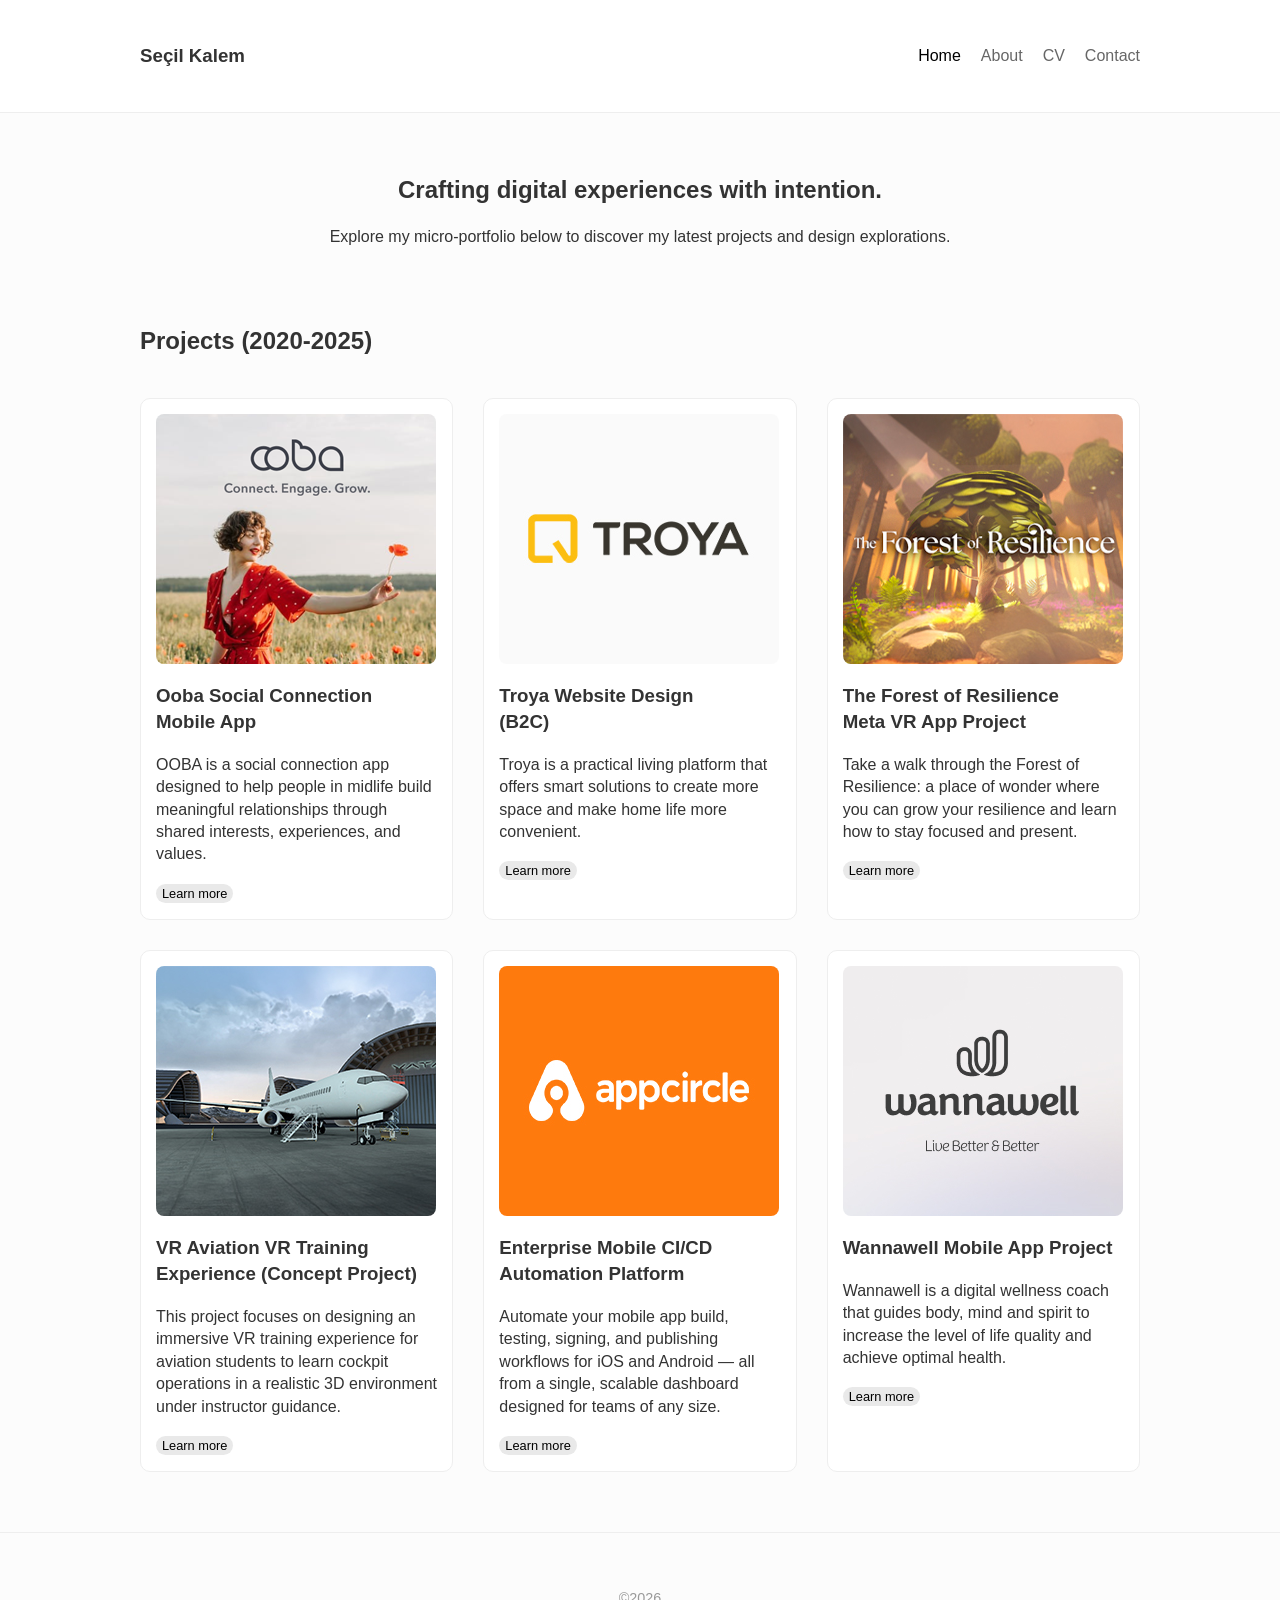
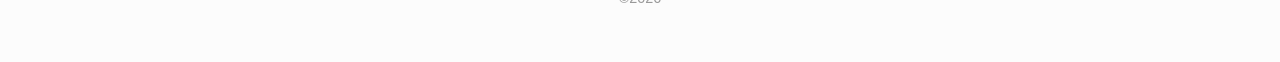
<file: index.html>
<!DOCTYPE html>
<html lang="en">
<head>
    <meta charset="UTF-8">
    <meta name="viewport" content="width=device-width, initial-scale=1.0">
    <title>Portfolio | Seçil Kalem</title>
    <link rel="stylesheet" href="style.css">
</head>
<body>

    <header>
        <nav class="container">
        <div class="logo"><h3>Seçil Kalem</h3></div>
            <ul class="nav-links">
                <li><a href="index.html" class="active">Home</a></li>
                <li><a href="about.html">About</a></li>
                <li><a href="cv.html">CV</a></li>
                <li><a href="contact.html">Contact</a></li>
            </ul>
        </nav>
    </header>

    <main class="container">
        <section class="hero">
            <h1>Crafting digital experiences with intention.</h1>
            <p>Explore my micro-portfolio below to discover my latest projects and design explorations.</p>
        </section>

        <section class="recent-projects">
            <h2>Projects (2020-2025)</h2>
            <div class="project-grid">

                <article class="project-card">
                    <div class="image-placeholder">
                     <img src="images/ooba/ooba_cover_image.png" alt="Ooba App Project"></div>
                    <h3>Ooba Social Connection <br>Mobile App</br></h3>

                    <p>OOBA is a social connection app designed to help people in midlife build meaningful relationships 
                      through shared interests, experiences, and values.</p>
                      
                      <a href="ooba.html" class="learn-more-text">Learn more</a>
               
                  </article>
                    
                <article class="project-card">
                    <div class="image-placeholder">
                     <img src="images/troya/troya_cover_image.jpg" alt="Troya Website Project"></div>

                    <h3>Troya Website Design <br>(B2C)</br></h3>
                    <p>Troya is a practical living platform that offers smart solutions to create more space and make home life more convenient.</p>
                      
                      <a href="troya.html" class="learn-more-text">Learn more</a>
               
                  </article>

                 <article class="project-card">
                    <div class="image-placeholder">
                    <img src="images/resilience/cover.jpg" alt="Resilience VR Project"></div>
                    <h3>The Forest of Resilience<br>Meta VR App Project</br></h3>
     
                    <p>Take a walk through the Forest of Resilience: a place of wonder where you can grow your resilience and learn how to stay focused and present.</p>
                        <a href="resilience.html" class="learn-more-text">Learn more</a>
                </article>


                <article class="project-card">
                    <div class="image-placeholder">
                    <img src="images/aviation/cover.jpg" alt="Vata Aviation VR Training Project"></div>
                    <h3> VR Aviation VR Training Experience (Concept Project)</h3>

                    <p>This project focuses on designing an immersive VR training experience for aviation students to learn cockpit operations in a realistic 3D environment under instructor guidance.</p>
                    <a href="aviation.html" class="learn-more-text">Learn more</a>
                </article>


                    <article class="project-card">
                    <div class="image-placeholder">
                    <img src="images/appcircle/app_cover.jpg" alt="Appcircle Web Project"></div>
                    <h3>Enterprise Mobile CI/CD Automation Platform</h3>
                     <p>Automate your mobile app build, testing, signing, and publishing workflows for iOS and Android — all from a single, scalable dashboard designed for teams of any size.</p> 

                    <a href="appcircle.html" class="learn-more-text">Learn more</a>
                </article>


                    <article class="project-card">
                    <div class="image-placeholder">
                    <img src="images/wannawell/ww_cover.jpg" alt="Wannawell"></div>
                    <h3>Wannawell Mobile App Project</h3>
                     <p>Wannawell is a digital wellness coach that guides body, mind and spirit to increase the level of life quality and achieve optimal health.</p> 

                    <a href="wannawell.html" class="learn-more-text">Learn more</a>
                </article>



            </div>
        </section>
    </main>

    <footer>
        <div class="container">
     <p>©2026</p>
        </div>
    </footer>

</body>
</html>
</file>
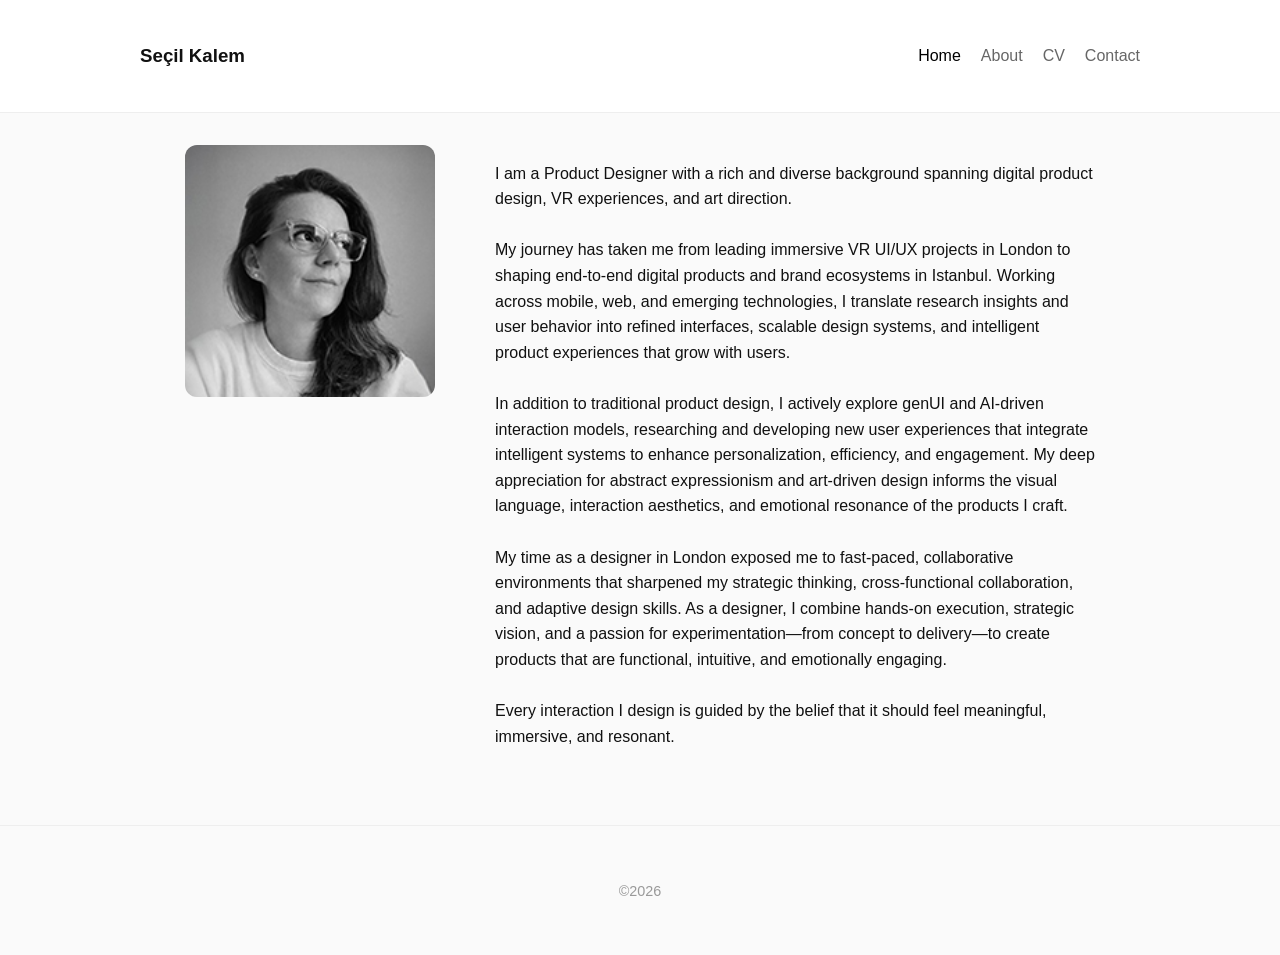
<file: about.html>
<!DOCTYPE html>
<html lang="en">
<head>
    <meta charset="UTF-8">
    <meta name="viewport" content="width=device-width, initial-scale=1.0">
    <title>Portfolio | Seçil Kalem</title>
    <link rel="stylesheet" href="style.css">
</head>
<body>

    <header>
        <nav class="container">
      <div class="logo"><h3>Seçil Kalem</h3></div>
            <ul class="nav-links">
                <li><a href="index.html" class="active">Home</a></li>
                <li><a href="about.html">About</a></li>
                <li><a href="cv.html">CV</a></li>
                <li><a href="contact.html">Contact</a></li>
            </ul>
        </nav>
    </header>

<style>
  /* Body ve html yüksekliği %100 olmalı */
  html, body {
    margin: 0;
    padding: 0;
    height: 100%;
  }

  body {
    display: flex;
    flex-direction: column;
    min-height: 100vh; /* sayfa yüksekliği kadar */
    font-family: -apple-system, BlinkMacSystemFont, "Segoe UI", Roboto, sans-serif;
    background: #fafafa;
    color: #111;
  }

  main.container {
    flex: 1; /* footer hariç kalan alanı kaplar */
  }

  @media (max-width: 768px) {
  .about-container {
    flex-direction: column;
    align-items: center;
  }

  .description {
    text-align: center;
  }
}

.about-container {
  display: flex;
  align-items: flex-start;
  gap: 30px;
}

.profile-img {
  width: 250px;
  height: auto;
  border-radius: 12px;
}

.description {
  max-width: 600px;
  line-height: 1.6;
}

/* Footer */

footer {
    text-align: center;
    padding: 40px 0;
    margin-top: 60px;
    border-top: 1px solid #eee;
    font-size: 0.9rem;
    colo
    r: #999;
}
</style>

</head>

<body>

    <p></p>

 <main class="container">

<div class="about-container">
  <img src="images/me.jpg" alt="Secil Kalem" class="profile-img">
  <p></p>
  <p class="description">
    I am a Product Designer with a rich and diverse background spanning digital product design, VR experiences, and art direction.

    <br><br>My journey has taken me from leading immersive VR UI/UX projects in London to shaping end-to-end digital products and brand ecosystems in Istanbul. 
    Working across mobile, web, and emerging technologies, I translate research insights and user behavior into refined interfaces, scalable design systems, 
    and intelligent product experiences that grow with users.

    <br><br>In addition to traditional product design, I actively explore genUI and AI-driven interaction models, researching and developing new user experiences 
    that integrate intelligent systems to enhance personalization, efficiency, and engagement. My deep appreciation for abstract expressionism and 
    art-driven design informs the visual language, interaction aesthetics, and emotional resonance of the products I craft.

    <br><br>My time as a designer in London exposed me to fast-paced, collaborative environments that sharpened my strategic thinking, 
    cross-functional collaboration, and adaptive design skills. As a designer, I combine hands-on execution, strategic vision, 
    and a passion for experimentation—from concept to delivery—to create products that are functional, intuitive, and emotionally engaging.

    <br><br>Every interaction I design is guided by the belief that it should feel meaningful, immersive, and resonant.
  </p>
</div>

</div>
</main>


    <footer>
        <div class="container">
         <p>©2026</p>
        </div>
    </footer>

</body>
</html>
</file>
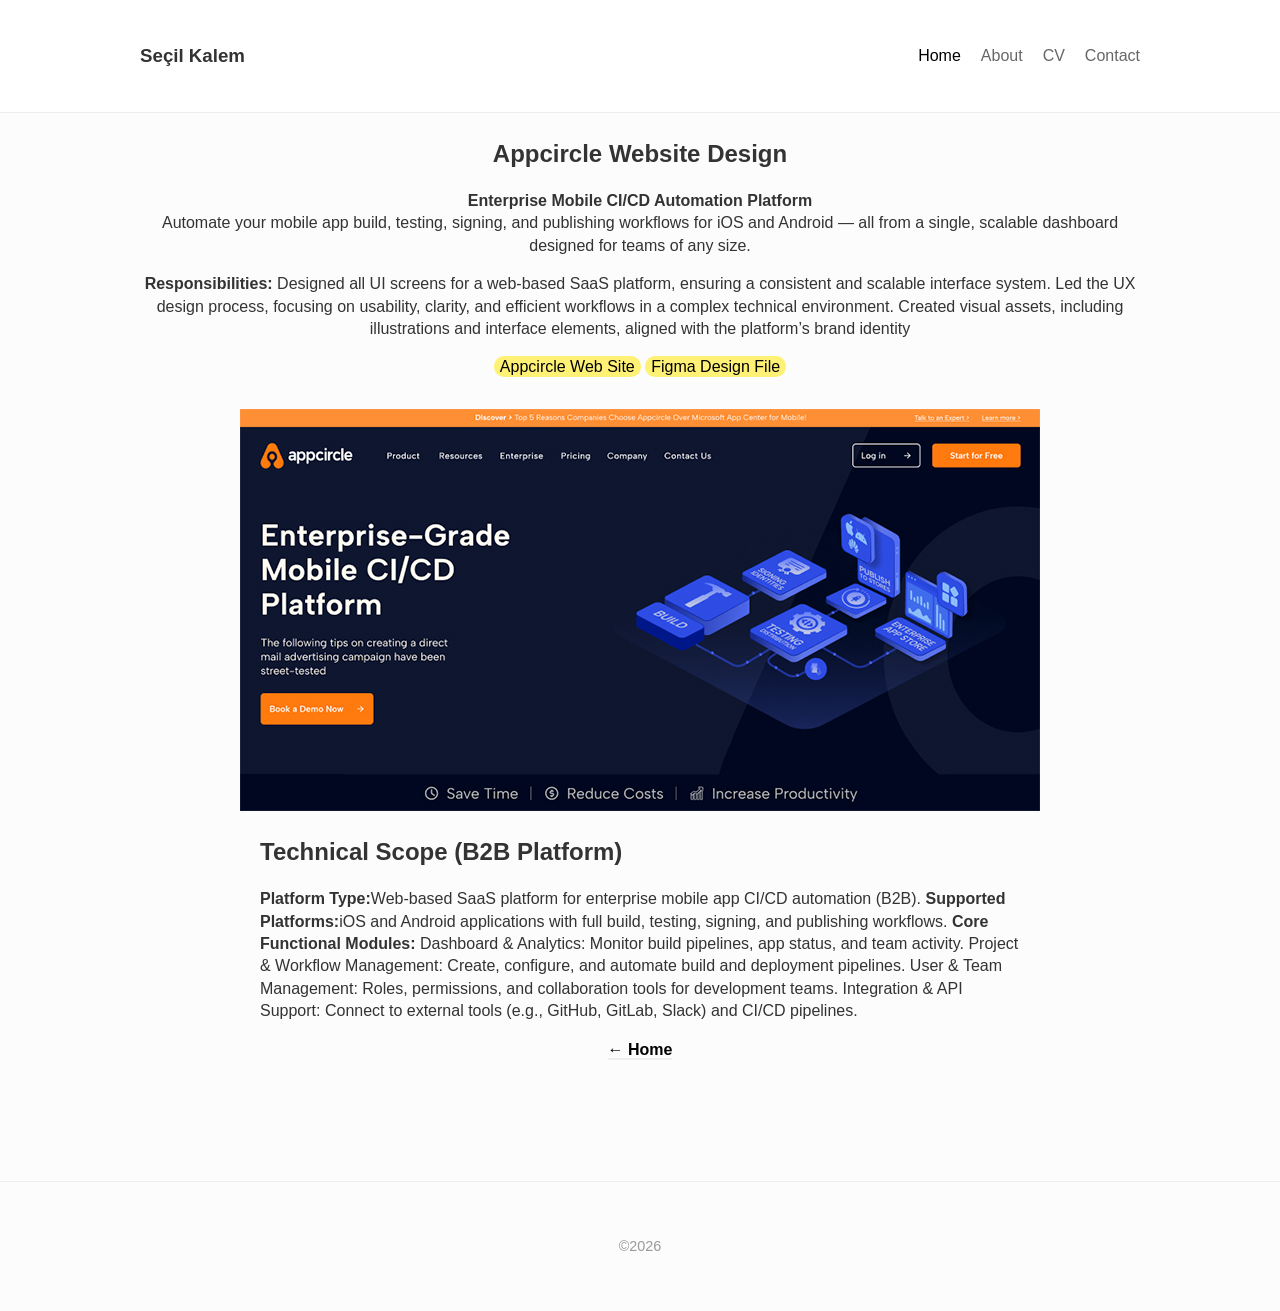
<file: appcircle.html>
<!DOCTYPE html>
<html lang="tr">
<head>
    <meta charset="UTF-8">
    <meta name="viewport" content="width=device-width, initial-scale=1.0">
    <title>Appcircle</title>
    <link rel="stylesheet" href="style.css">
</head>
<body>

    <header>
        <nav class="container">
           <div class="logo"><h3>Seçil Kalem</h3></div>
            <ul class="nav-links">
                <li><a href="index.html" class="active">Home</a></li>
                <li><a href="about.html">About</a></li>
                <li><a href="cv.html">CV</a></li>
                <li><a href="contact.html">Contact</a></li>
            </ul>
        </nav>
    </header>

    <main class="container">
        <section class="project-hero">
            <h1>Appcircle Website Design</h1>
                <b>Enterprise Mobile CI/CD Automation Platform</b>
               
                
                <br>Automate your mobile app build, testing, signing, and publishing workflows for iOS and Android — all from a single, scalable dashboard designed for teams of any size.</br> 
                
                <p>
                <b>Responsibilities:</b>
              Designed all UI screens for a web-based SaaS platform, ensuring a consistent and scalable interface system. Led the UX design process, focusing on usability, clarity, and efficient workflows in a complex technical environment. Created visual assets, including illustrations and interface elements, aligned with the platform’s brand identity   
                </p>
                
                <p>
                
                <a href="https://appcircle.io/" class="troya-website-text">Appcircle Web Site</a>

                <a href="https://www.figma.com/design/jQs7KSPfbh557GPoQZcm1W/Appcircle?node-id=2006-987&t=mlAfI5I1FuETInvb-1" class="troya-website-text">Figma Design File</a>
                  
                </p>


            <div class="main-project-image">
            
                  <img src="images/appcircle/app_main.jpg" alt="Appcircle"></div>
            </div>
        </section>

        <section class="case-study">
            
            <div class="content-block">
                <h2>Technical Scope (B2B Platform)</h2>
                
                <p> 
                    
                    <b>Platform Type:</b>Web-based SaaS platform for enterprise mobile app CI/CD automation (B2B).
                    <b>Supported Platforms:</b>iOS and Android applications with full build, testing, signing, and publishing workflows.
                    <b>Core Functional Modules:</b>
                    Dashboard & Analytics: Monitor build pipelines, app status, and team activity.
                    Project & Workflow Management: Create, configure, and automate build and deployment pipelines.
                    User & Team Management: Roles, permissions, and collaboration tools for development teams.
                    Integration & API Support: Connect to external tools (e.g., GitHub, GitLab, Slack) and CI/CD pipelines.
                
                </p>
            
            
            </div>
              <div class="project-footer-nav">
           <a href="index.html" class="back-link">← Home</a>
        </div>

    </main>

    <footer>
        <div class="container">
     <p>©2026</p>
        </div>
    </footer>

</body>
</html>
</file>
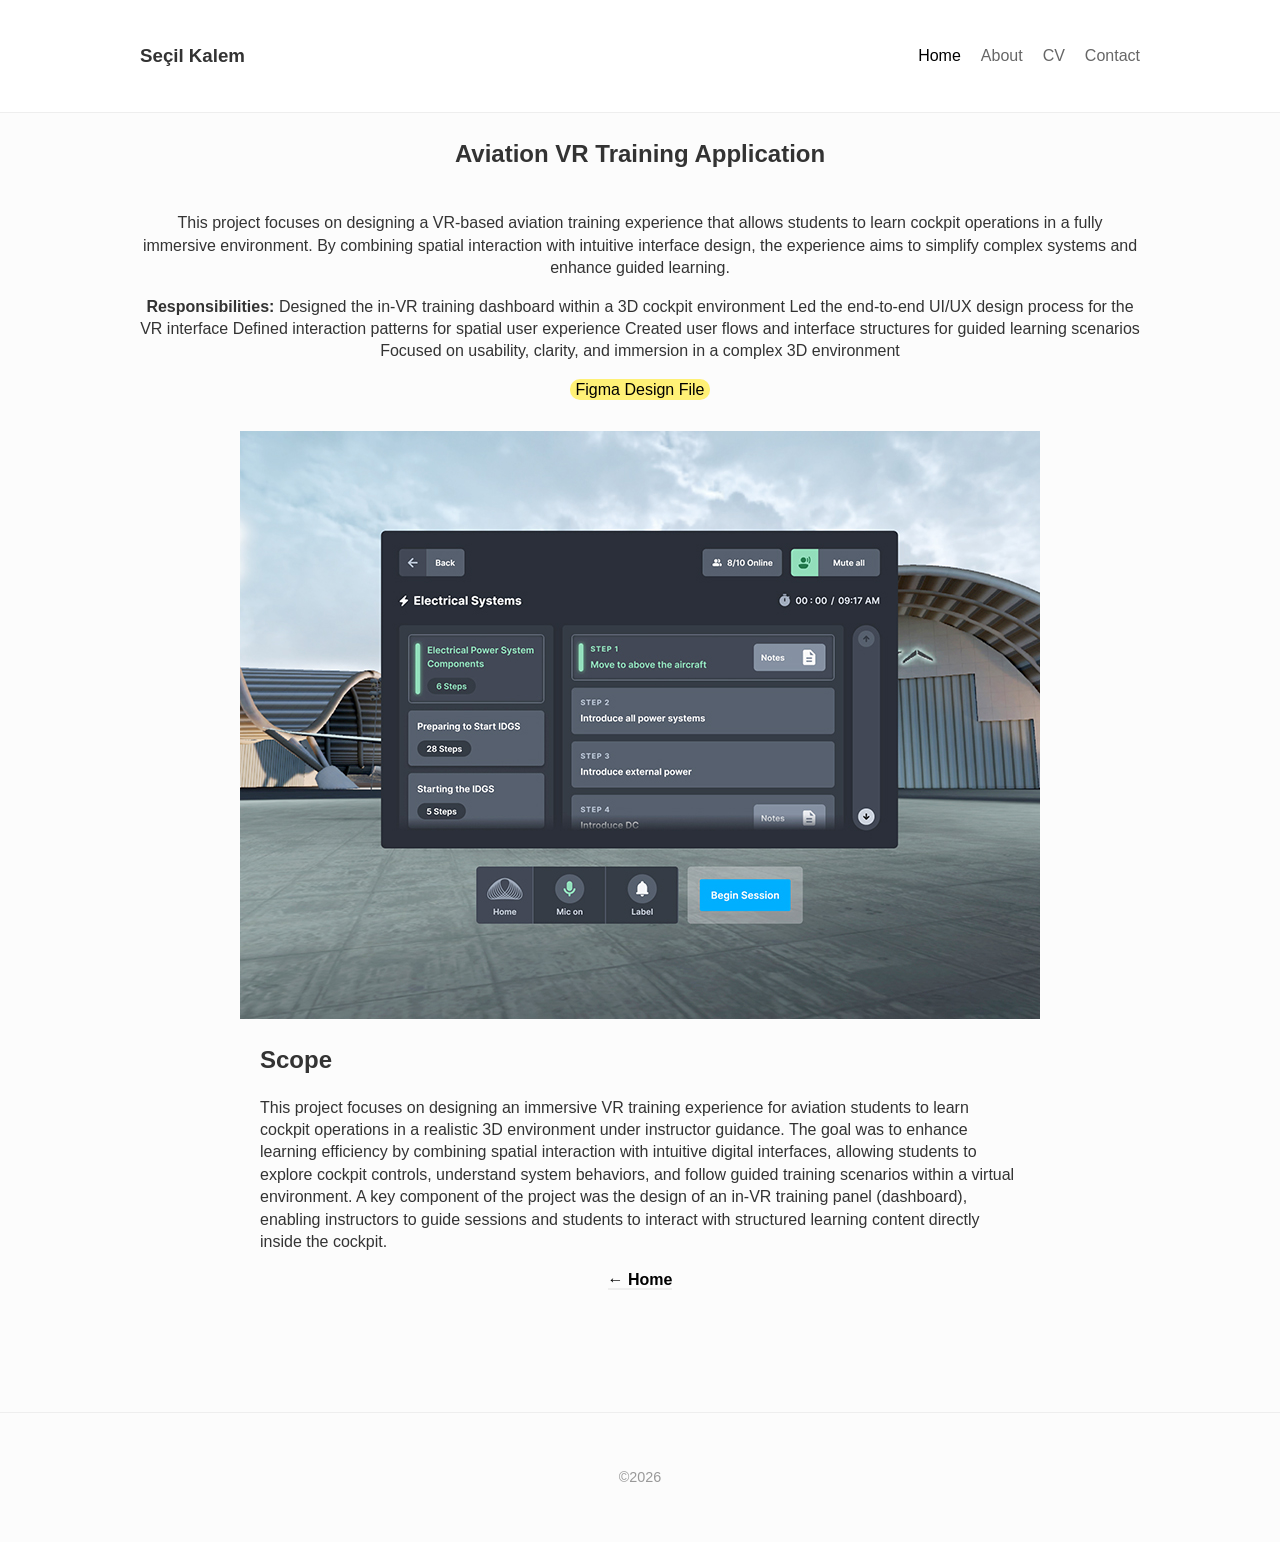
<file: aviation.html>
<!DOCTYPE html>
<html lang="tr">
<head>
    <meta charset="UTF-8">
    <meta name="viewport" content="width=device-width, initial-scale=1.0">
    <title>Aviation VR Training Application</title>
    <link rel="stylesheet" href="style.css">
</head>
<body>

    <header>
        <nav class="container">
     <div class="logo"><h3>Seçil Kalem</h3></div>
            <ul class="nav-links">
                <li><a href="index.html" class="active">Home</a></li>
                <li><a href="about.html">About</a></li>
                <li><a href="cv.html">CV</a></li>
                <li><a href="contact.html">Contact</a></li>
            </ul>
        </nav>
    </header>

    <main class="container">
        <section class="project-hero">
            <h1>Aviation VR Training Application</h1>
                
                <br>
                This project focuses on designing a VR-based aviation training experience that allows students to learn cockpit operations in a fully immersive environment. 
                By combining spatial interaction with intuitive interface design, the experience aims to simplify complex systems and enhance guided learning.
                </br>
           

                <p>
                <b>Responsibilities:</b>
                Designed the in-VR training dashboard within a 3D cockpit environment
                Led the end-to-end UI/UX design process for the VR interface
                Defined interaction patterns for spatial user experience
                Created user flows and interface structures for guided learning scenarios
                Focused on usability, clarity, and immersion in a complex 3D environment
            </p>

     


                <a href="https://www.figma.com/design/RACFvbPC4RELusbm9gPxLl/VR-CASE---SECIL-KALEM?node-id=11-1462&t=cWToeP2LiM4DR3R1-1"
                class="troya-website-text">Figma Design File</a>
                </p>

                

            <div class="main-project-image">
            
                  <img src="images/aviation/av_main_image.jpg" alt="Aviation"></div>
            </div>
        </section>

        <section class="case-study">
            
            <div class="content-block">
                <h2>Scope</h2>
                
                <p>
                    
                This project focuses on designing an immersive VR training experience for aviation students to learn cockpit operations in a realistic 3D environment under instructor guidance.
                The goal was to enhance learning efficiency by combining spatial interaction with intuitive digital interfaces, allowing students to explore cockpit controls, understand system behaviors, and follow guided training scenarios within a virtual environment.
                A key component of the project was the design of an in-VR training panel (dashboard), enabling instructors to guide sessions and students to interact with structured learning content directly inside the cockpit.
                </p></div>
              <div class="project-footer-nav">
           <a href="index.html" class="back-link">← Home</a>
        </div>

    </main>

    <footer>
        <div class="container">
     <p>©2026</p>
        </div>
    </footer>

</body>
</html>
</file>
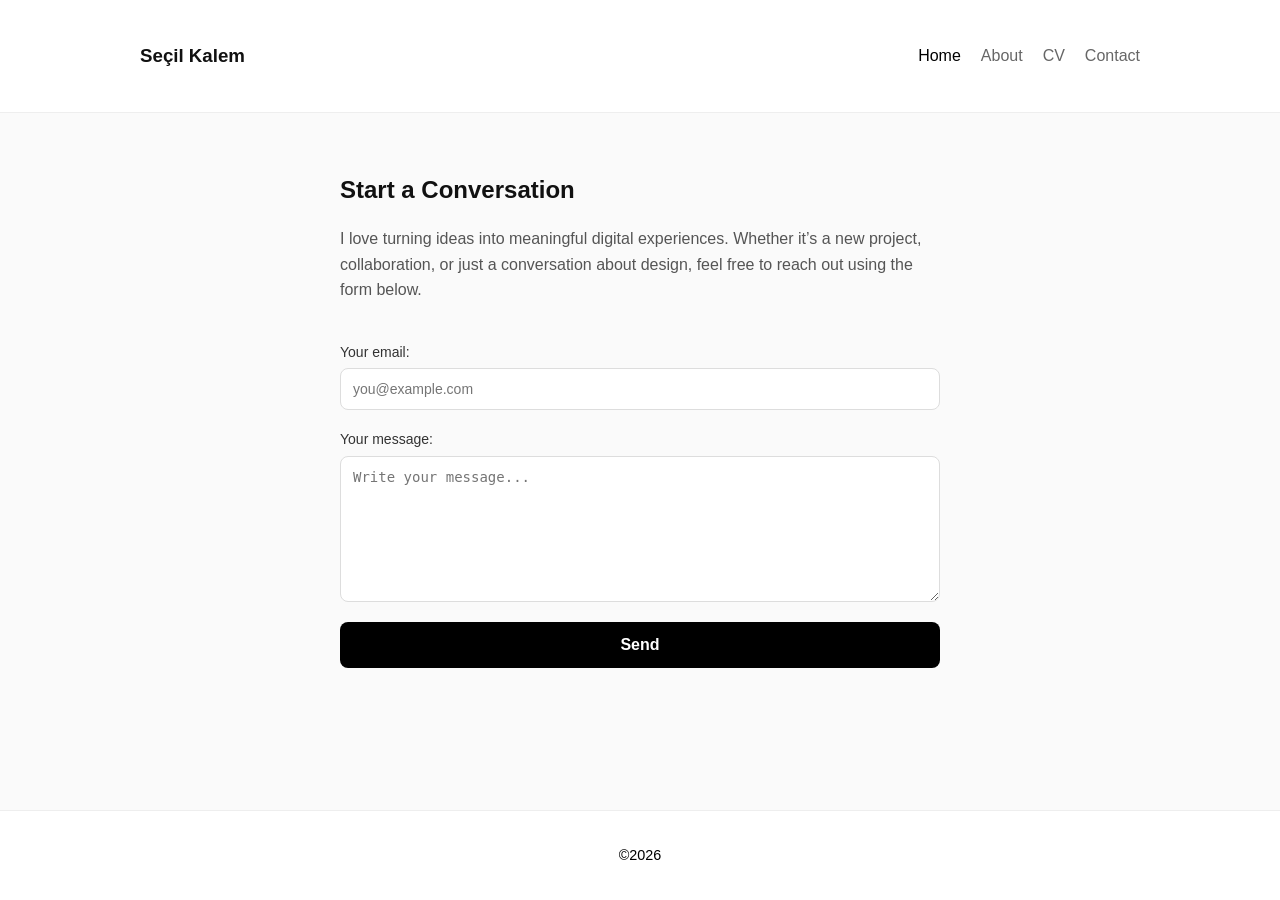
<file: contact.html>
<!DOCTYPE html>
<html lang="en">
<head>
    <meta charset="UTF-8">
    <meta name="viewport" content="width=device-width, initial-scale=1.0">
    <title>Portfolio | Seçil Kalem</title>
    <link rel="stylesheet" href="style.css">
</head>
<body>

    <header>
        <nav class="container">
     <div class="logo"><h3>Seçil Kalem</h3></div>
            <ul class="nav-links">
                <li><a href="index.html" class="active">Home</a></li>
                <li><a href="about.html">About</a></li>
                <li><a href="cv.html">CV</a></li>
                <li><a href="contact.html">Contact</a></li>
            </ul>
        </nav>
    </header>

<style>

  html, body {
    margin: 0;
    padding: 0;
    height: 100%;
    font-family: -apple-system, BlinkMacSystemFont, "Segoe UI", Roboto, sans-serif;
    background: #fafafa;
    color: #111;
    display: flex;
    flex-direction: column;
  }

  /* Header ve main container */
  header, main {
    width: 100%;
  }

  main {
    flex: 1; /* footer hariç alanı kaplar */
    max-width: 600px;
    margin: 0 auto;
    padding: 40px 20px;
  }

  .container {
    max-width: 1000px;
    margin: 0 auto;
    padding: 0 20px;
  }

  h1 {
    font-size: 36px;
    margin-bottom: 10px;
  }

  p.description {
    font-size: 16px;
    color: #555;
    margin-bottom: 40px;
    line-height: 1.6;
  }

  /* Form styles */
  .contact-form {
    display: flex;
    flex-direction: column;
    gap: 20px;
  }

  .contact-form label {
    display: flex;
    flex-direction: column;
    font-size: 14px;
    color: #333;
    font-weight: 500;
  }

  .contact-form input,
  .contact-form textarea {
    margin-top: 6px;
    padding: 12px;
    font-size: 14px;
    border: 1px solid #ddd;
    border-radius: 8px;
    outline: none;
    transition: border 0.2s, box-shadow 0.2s;
  }

  .contact-form input:focus,
  .contact-form textarea:focus {
    border-color: #111;
    box-shadow: 0 0 0 2px rgba(17,17,17,0.1);
  }

  .contact-form textarea {
    min-height: 120px;
    resize: vertical;
  }

  .contact-form button {
    padding: 14px;
    font-size: 16px;
    font-weight: 600;
    border: none;
    border-radius: 8px;
    background-color: #000000;
    color: #fff;
    cursor: pointer;
    transition: background 0.2s;
  }

  .contact-form button:hover {
    background-color: #303030;
  }

  /* Footer sabitleme */
  footer {
    background-color: #fff;
    color: #000000;
    padding: 20px 0;
    text-align: center;
  }

</style>
</head>
<body>



<main>
  <h2>Start a Conversation</h2>
  <p class="description">
    I love turning ideas into meaningful digital experiences. Whether it’s a new project, collaboration, or just a conversation about design, feel free to reach out using the form below.
  </p>

  <form action="https://formspree.io/f/mqeyrzeb" method="POST" class="contact-form">
    <label>
      Your email:
      <input type="email" name="email" placeholder="you@example.com" required>
    </label>

    <label>
      Your message:
      <textarea name="message" placeholder="Write your message..." required></textarea>
    </label>

    <button type="submit">Send</button>
  </form>
</main>

    <footer>
        <div class="container">
     <p>©2026</p>
        </div>
    </footer>

</body>
</html>
</file>
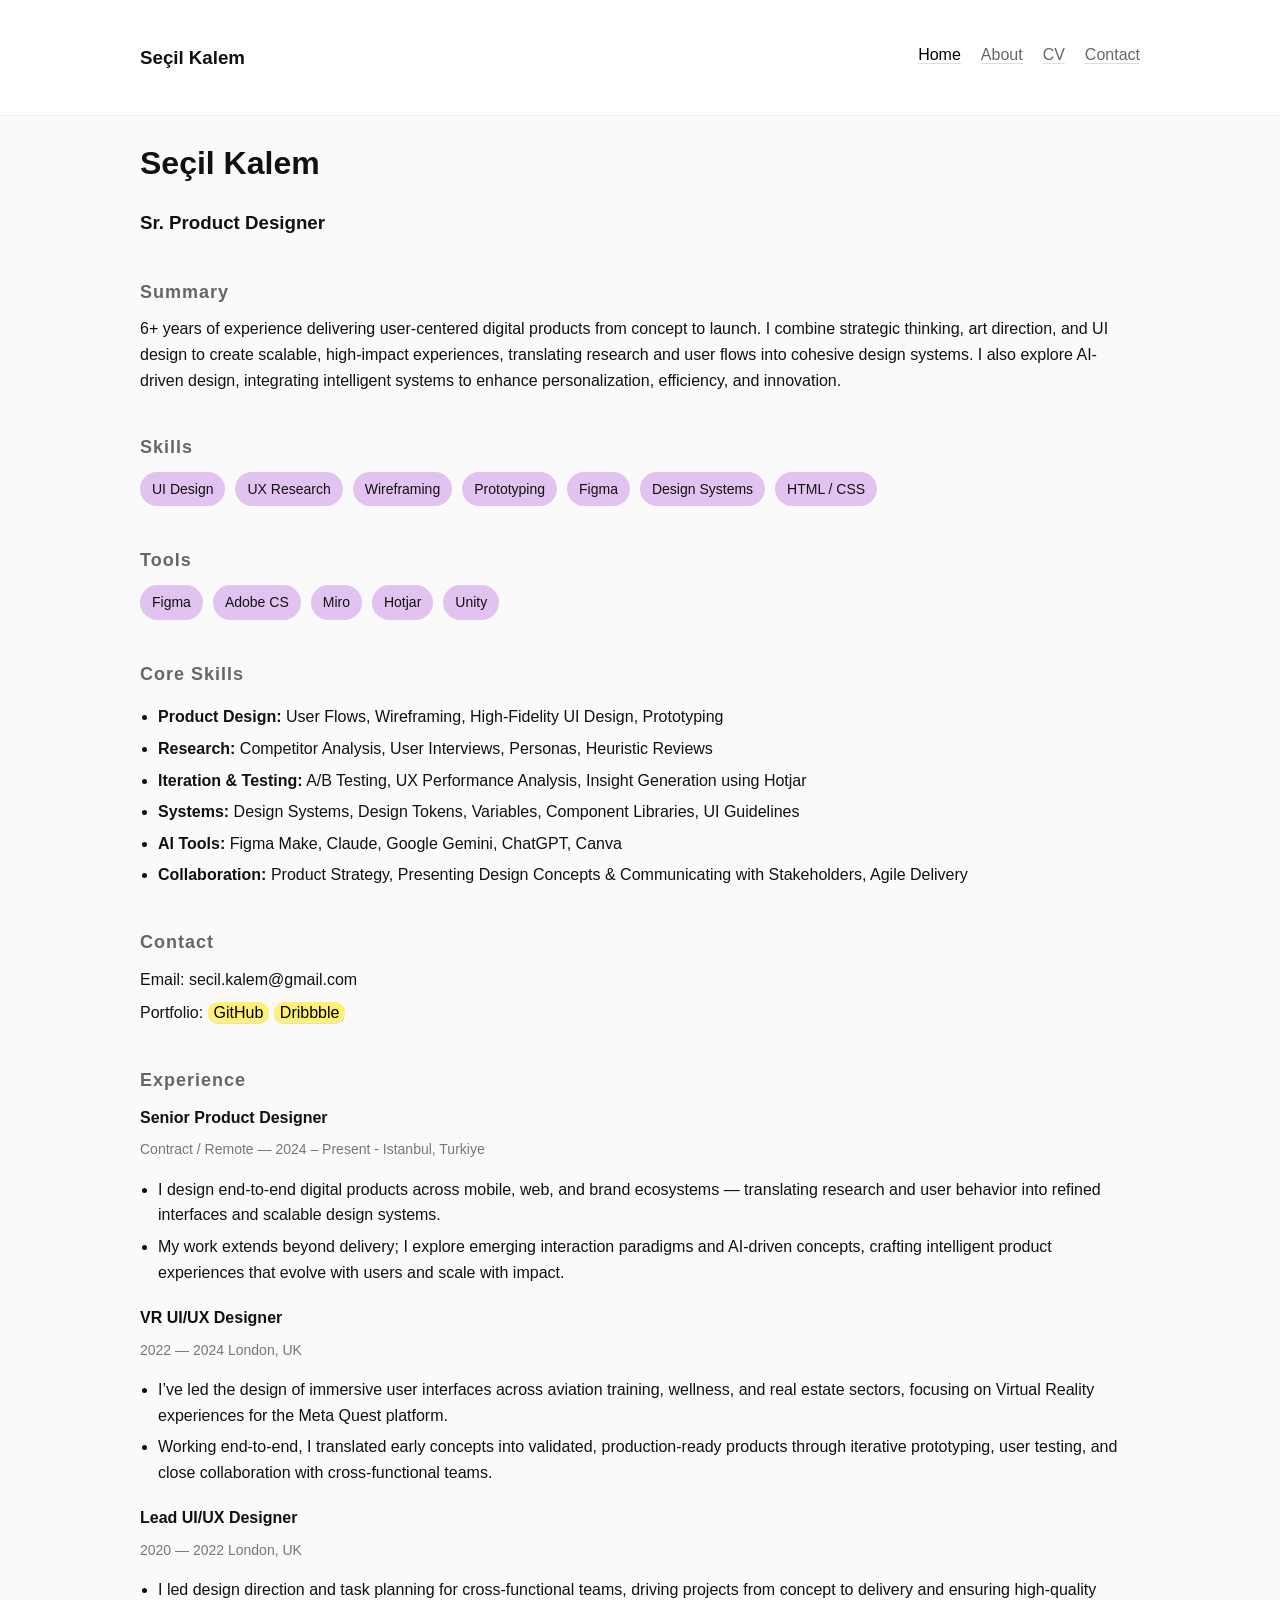
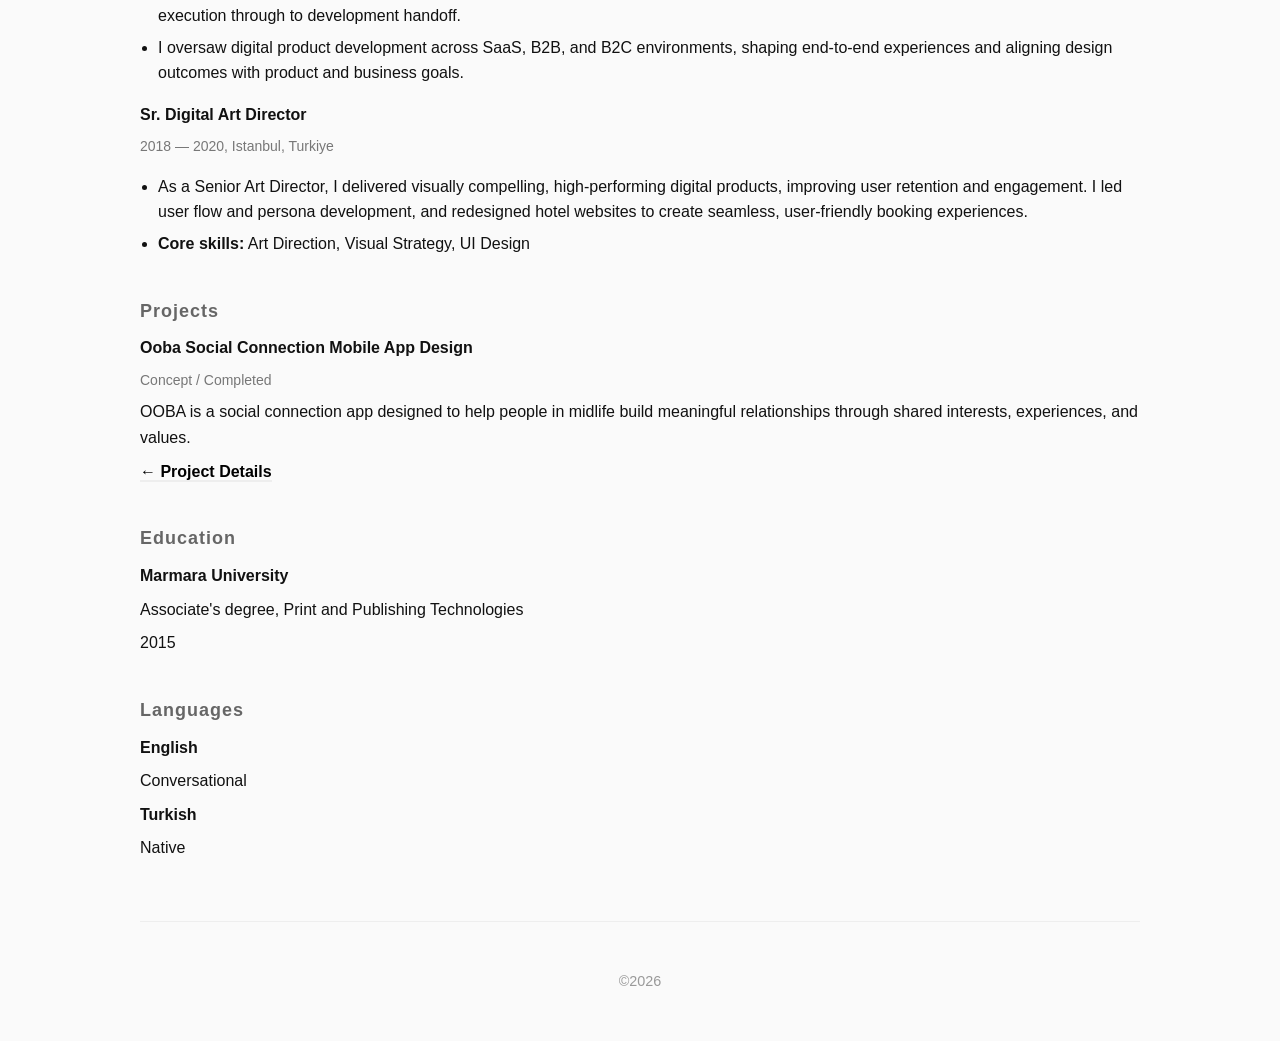
<file: cv.html>
<!DOCTYPE html>
<html lang="tr">
<head>
    <meta charset="UTF-8">
    <meta name="viewport" content="width=device-width, initial-scale=1.0">
    <title>CV</title>
    <link rel="stylesheet" href="style.css">
</head>

<body>

    <header>
        <nav class="container">
       <div class="logo"><h3>Seçil Kalem</h3></div>
            <ul class="nav-links">
                <li><a href="index.html" class="active">Home</a></li>
                <li><a href="about.html">About</a></li>
                <li><a href="cv.html">CV</a></li>
                <li><a href="contact.html">Contact</a></li>
            </ul>
        </nav>
    </header>

    <style>
        body {
            margin: 0;
            font-family: -apple-system, BlinkMacSystemFont, "Segoe UI", Roboto, sans-serif;
            background: #fafafa;
            color: #111;
            line-height: 1.6;
        }

   .container {
    max-width: 1000px;
    margin: 0 auto;
    padding: 0 20px;
}

        h1 {
            font-size: 32px;
            margin-bottom: 10px;
        }

        h2 {
            font-size: 18px;
            margin-top: 40px;
            margin-bottom: 10px;
            text-transform:none;
            letter-spacing: 1px;
            color: #666;
        }

        p {
            margin: 8px 0;
        }

        .intro {
            font-size: 18px;
            color: #333;
            max-width: 600px;
        }

        .section {
            margin-top: 30px;
        }

        .job {
            margin-bottom: 20px;
        }

        .job-title {
            font-weight: bold;
        }

        .meta {
            color: #777;
            font-size: 14px;
        }

        .skills {
            display: flex;
            flex-wrap: wrap;
            gap: 10px;
            margin-top: 10px;
        }

        .skill {
            background: #e2c2f0;
            padding: 6px 12px;
            border-radius: 20px;
            font-size: 14px;
        }

        ul {
            padding-left: 18px;
        }

        li {
            margin-bottom: 6px;
        }

        .footer {
            margin-top: 60px;
            font-size: 14px;
            color: #777;
        }

        a {
            color: #111;
            text-decoration: none;
            border-bottom: 1px solid #ddd;
        }

        a:hover {
            border-color: #111;
        }

        .troya-website-text {
        font-size: 1.0rem;
        font-weight: 500;
        color: #000;
        line-height: 1;
        background: #fff176; /* soft sarı marker */
        padding: 2px 6px;   /* marker hissi için boşluk */
        border-radius: 10px;

        }   

    </style>
</head>
<body>

<div class="container">

    <h1>Seçil Kalem</h1>
    <h3>Sr. Product Designer</h3>

    <div class="section">
        <h2>Summary</h2>
        <p>
            6+ years of experience delivering user-centered digital products from concept to launch. I combine strategic thinking, art direction, and UI design to create scalable, high-impact experiences, translating research and user flows into cohesive design systems.
            I also explore AI-driven design, integrating intelligent systems to enhance personalization, efficiency, and innovation.
        </p>
    </div>

      <div class="section">
        <h2>Skills</h2>
        <div class="skills">
            <div class="skill">UI Design</div>
            <div class="skill">UX Research</div>
            <div class="skill">Wireframing</div>
            <div class="skill">Prototyping</div>
            <div class="skill">Figma</div>
            <div class="skill">Design Systems</div>
            <div class="skill">HTML / CSS</div>
        </div>

         <div class="section">
        <h2>Tools</h2>
        <div class="skills">
            <div class="skill">Figma</div>
            <div class="skill">Adobe CS</div>
            <div class="skill">Miro</div>
            <div class="skill">Hotjar</div> 
            <div class="skill">Unity</div>

        </div>

         <div class="section">
        <h2>Core Skills</h2>
        <ul>
            <li><strong>Product Design:</strong> User Flows, Wireframing, High-Fidelity UI Design, Prototyping</li>
            <li><strong>Research:</strong> Competitor Analysis, User Interviews, Personas, Heuristic Reviews</li>
            <li><strong>Iteration & Testing:</strong> A/B Testing, UX Performance Analysis, Insight Generation using Hotjar</li>
            <li><strong>Systems:</strong> Design Systems, Design Tokens, Variables, Component Libraries, UI Guidelines</li>
            <li><strong>AI Tools:</strong> Figma Make, Claude, Google Gemini, ChatGPT, Canva</li>
            <li><strong>Collaboration:</strong> Product Strategy, Presenting Design Concepts & Communicating with Stakeholders, Agile Delivery</li>
        </ul>
    </div>
    </div>

   

    <div class="section">
        <h2>Contact</h2>
        <p>Email: secil.kalem@gmail.com</p>
        <p>Portfolio: <a href="https://ceci8l.github.io/projects" class="troya-website-text">GitHub</a>  <a href="https://dribbble.com/secilkalem" class="troya-website-text">Dribbble</a>
       
        </p>



    </div>

    <div class="section">
        <h2>Experience</h2>

        <div class="job">
            <p class="job-title">Senior Product Designer</p>
            <p class="meta">Contract / Remote — 2024 – Present - Istanbul, Turkiye</p>
            <p>

            <ul>
            <li>I design end-to-end digital products across mobile, web, and brand ecosystems — translating research and user behavior into refined interfaces and scalable design systems.</li>
            <li>My work extends beyond delivery; I explore emerging interaction paradigms and AI-driven concepts, crafting intelligent product experiences that evolve with users and scale with impact.</li>
            </ul>
        </p>
        </div>


        <div class="job">
            <p class="job-title">VR UI/UX Designer</p>
            <p class="meta">2022 — 2024 London, UK</p>
            <p>
            
            <ul>
            <li>I’ve led the design of immersive user interfaces across aviation training, wellness, and real estate sectors, focusing on Virtual Reality experiences for the Meta Quest platform.</li>
            <li>Working end-to-end, I translated early concepts into validated, production-ready products through iterative prototyping, user testing, and close collaboration with cross-functional teams.</li>
            </ul>

        </p>
        </div>



        <div class="job">
            <p class="job-title">Lead UI/UX Designer</p>
            <p class="meta">2020 — 2022 London, UK</p>
            <p>
            
            <ul>
            <li>I led design direction and task planning for cross-functional teams, driving projects from concept to delivery and ensuring high-quality execution through to development handoff.</li>
            <li>I oversaw digital product development across SaaS, B2B, and B2C environments, shaping end-to-end experiences and aligning design outcomes with product and business goals.</li>
            </ul>



        <div class="job">
            <p class="job-title">Sr. Digital Art Director</p>
            <p class="meta">2018 — 2020, Istanbul, Turkiye</p>
            <p>
            
            <ul>
            <li>As a Senior Art Director, I delivered visually compelling, high-performing digital products, improving user retention and engagement. I led user flow and persona development, and redesigned hotel websites to create seamless, user-friendly booking experiences.</li>
             <li><strong>Core skills:</strong> Art Direction, Visual Strategy, UI Design</li>
        </ul>

           

        </p>
        </div>





    </div>




    <div class="section">
        <h2>Projects</h2>

        <div class="job">
            <p class="job-title">Ooba Social Connection Mobile App Design</p>
            <p class="meta">Concept / Completed</p>
            <p>
            OOBA is a social connection app designed to help people in midlife build meaningful relationships through shared interests, experiences, and values. 
            </p>
            <a href="https://ceci8l.github.io/projects/ooba.html" class="back-link">← Project Details</a>
          
        </div>



           <div class="section">
        <h2>Education</h2>

        <div class="job">
            <p class="job-title">Marmara University</p>
            <p>Associate's degree, Print and Publishing Technologies</p>
            <p>2015</p>
        </div>

        
        <div class="section">

        <h2>Languages</h2>

        <div class="job">
            <p class="job-title">English</p>
            <p>Conversational</p>
            <p class="job-title">Turkish</p>
            <p>Native</p>
          
        </div>

 




    <footer>
        <div class="container">
         <p>©2026</p>
        </div>
    </footer>


</div>

</body>
</html>
</file>
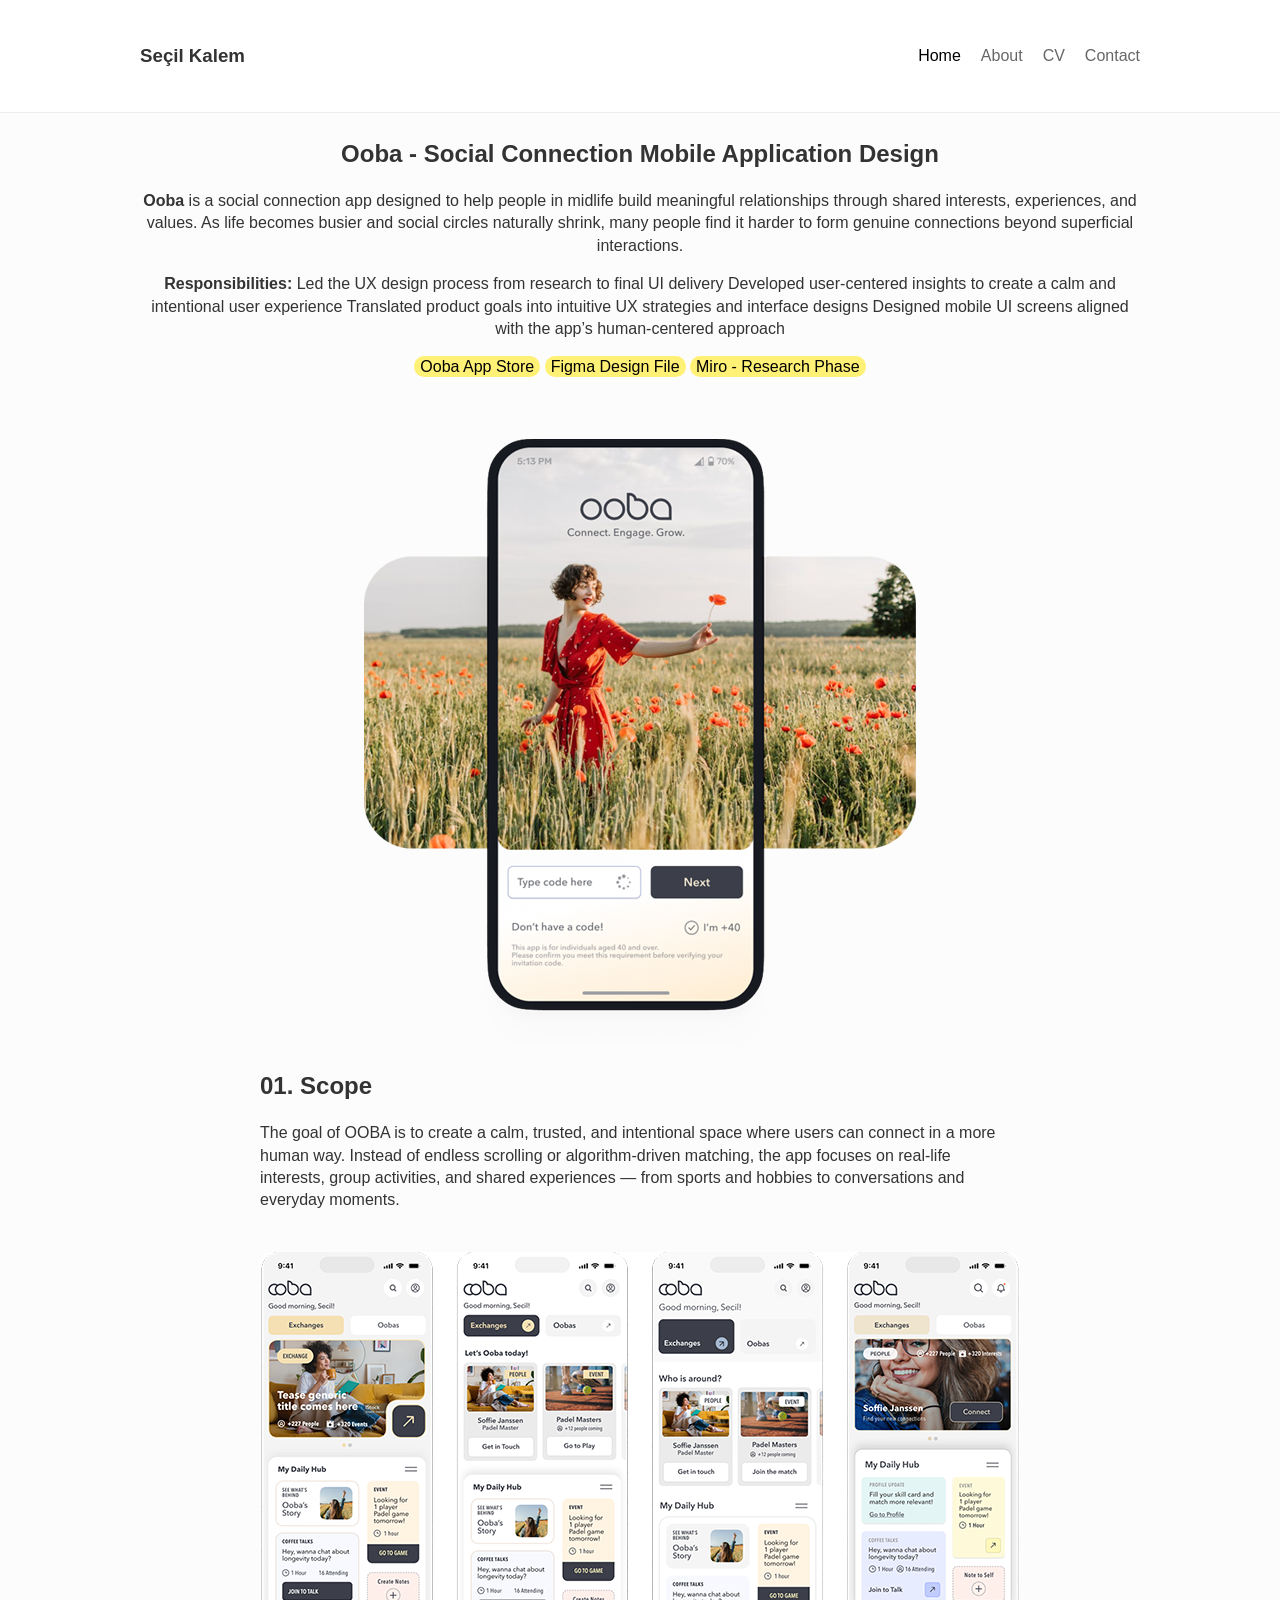
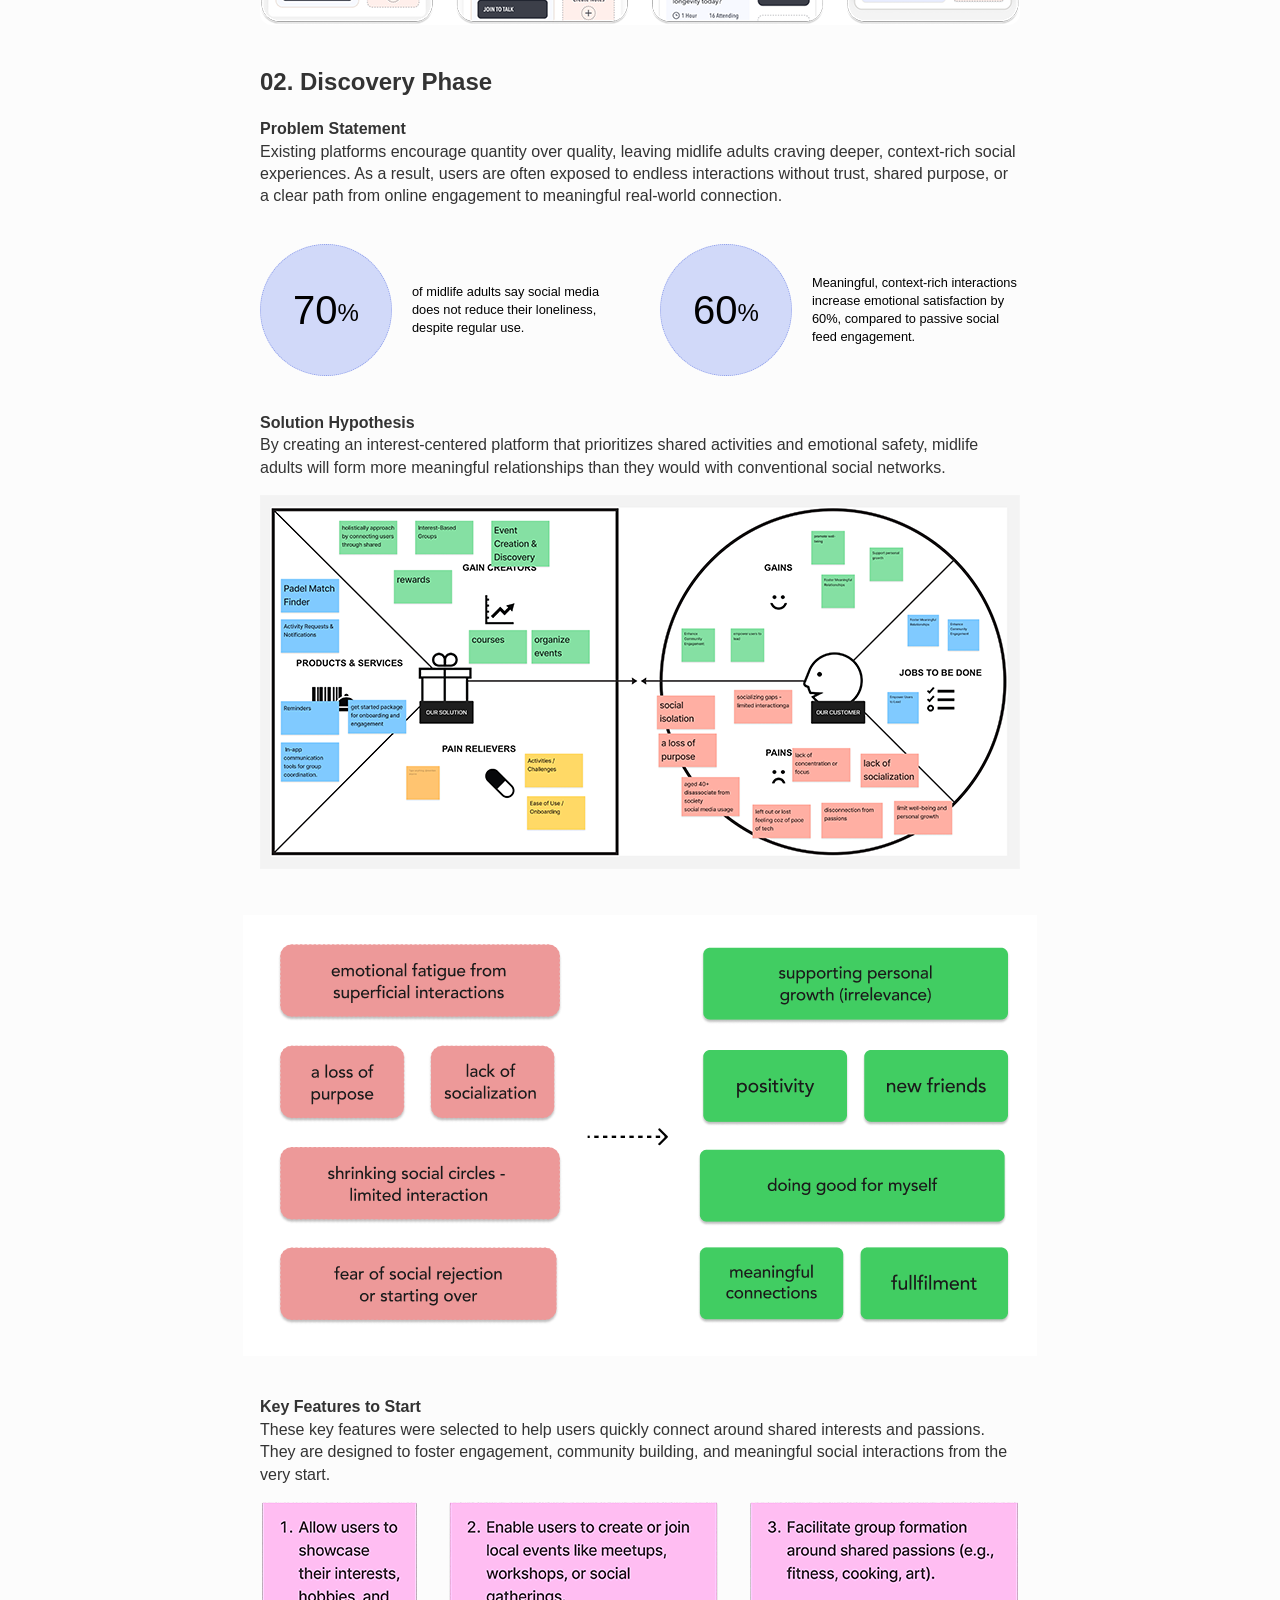
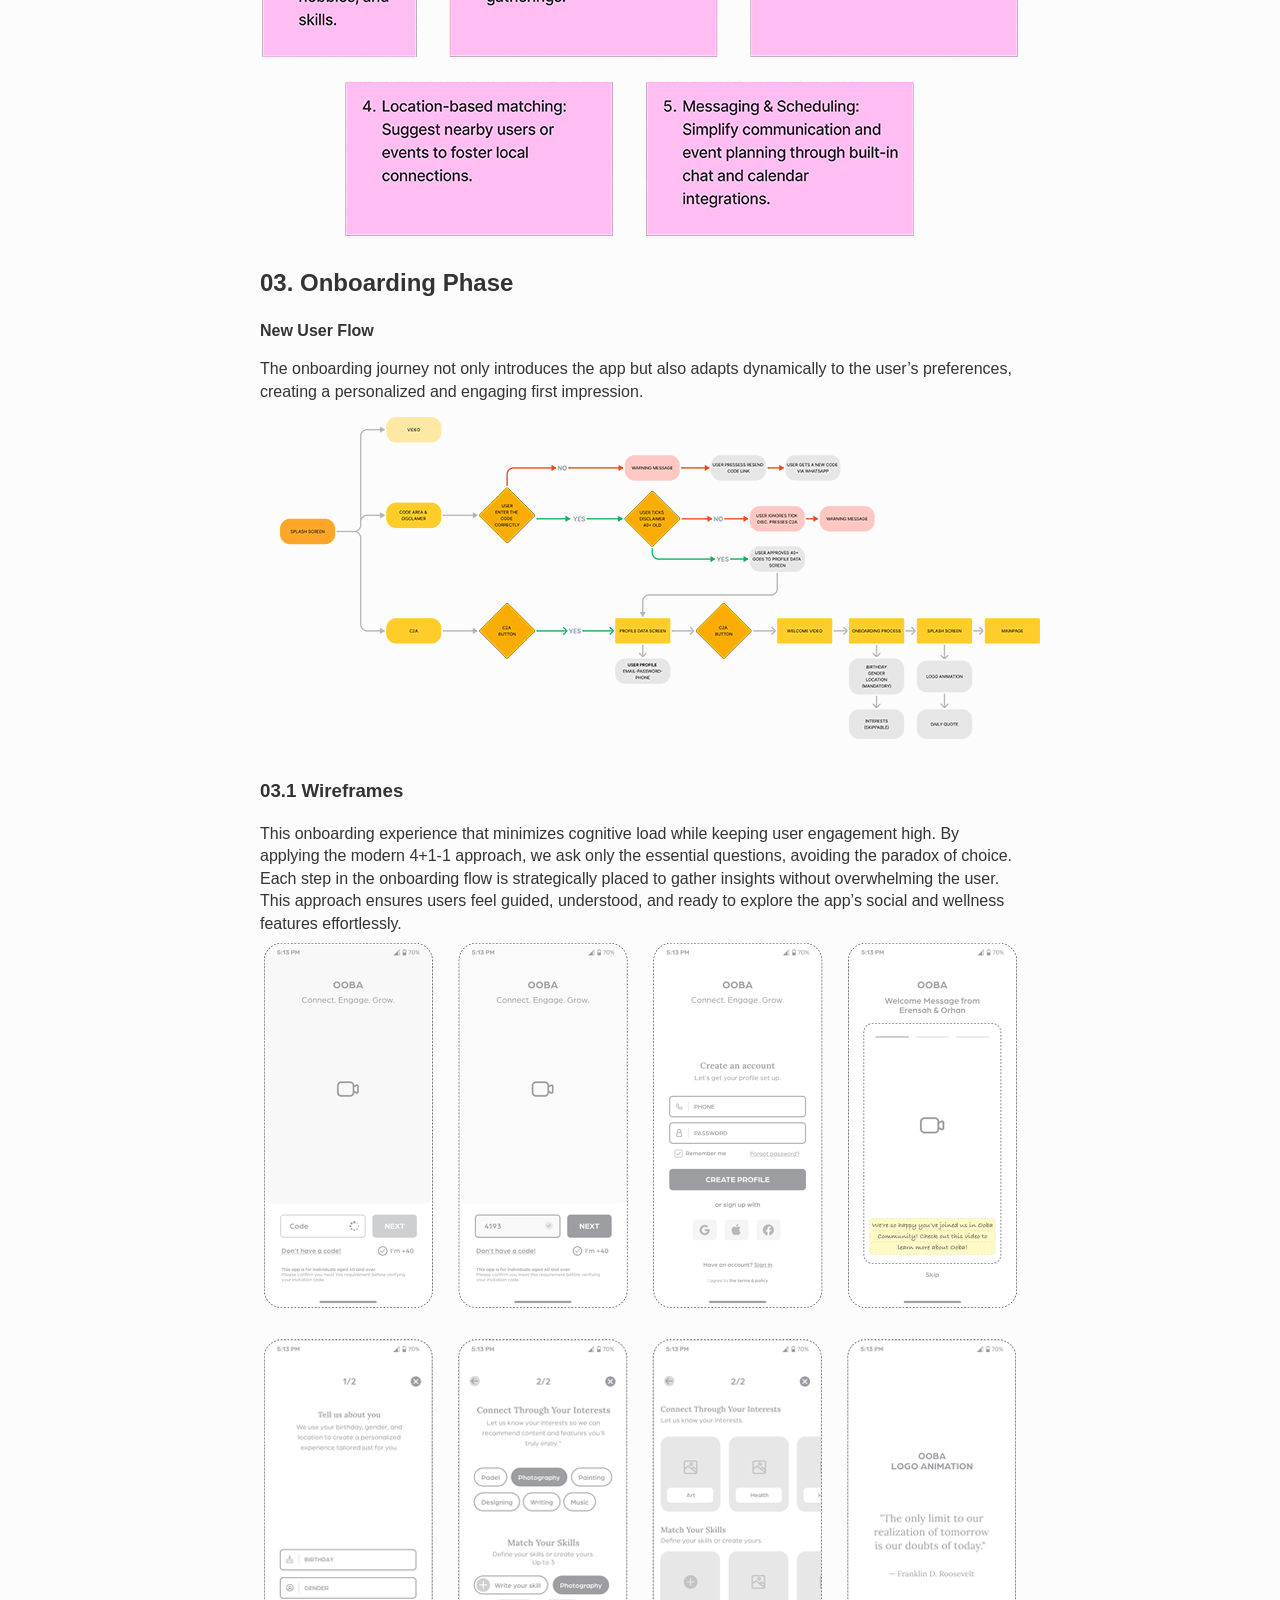
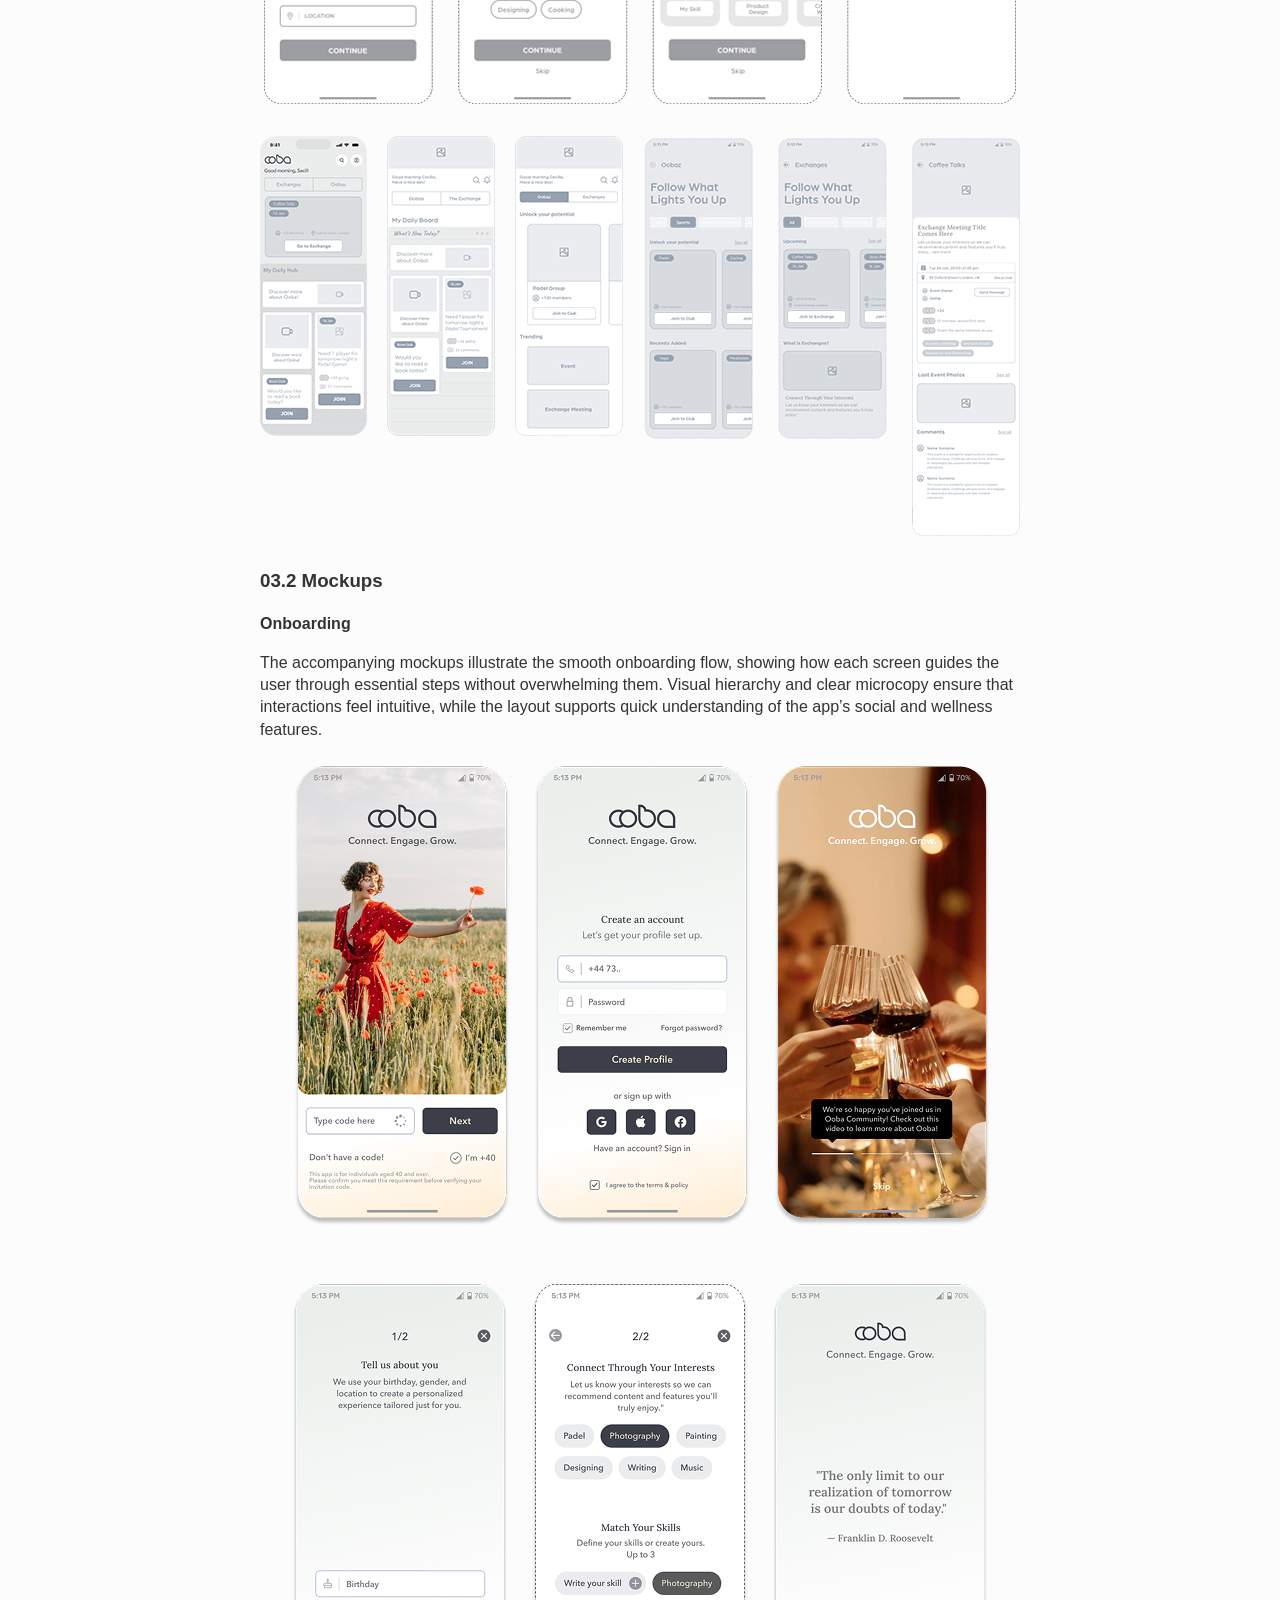
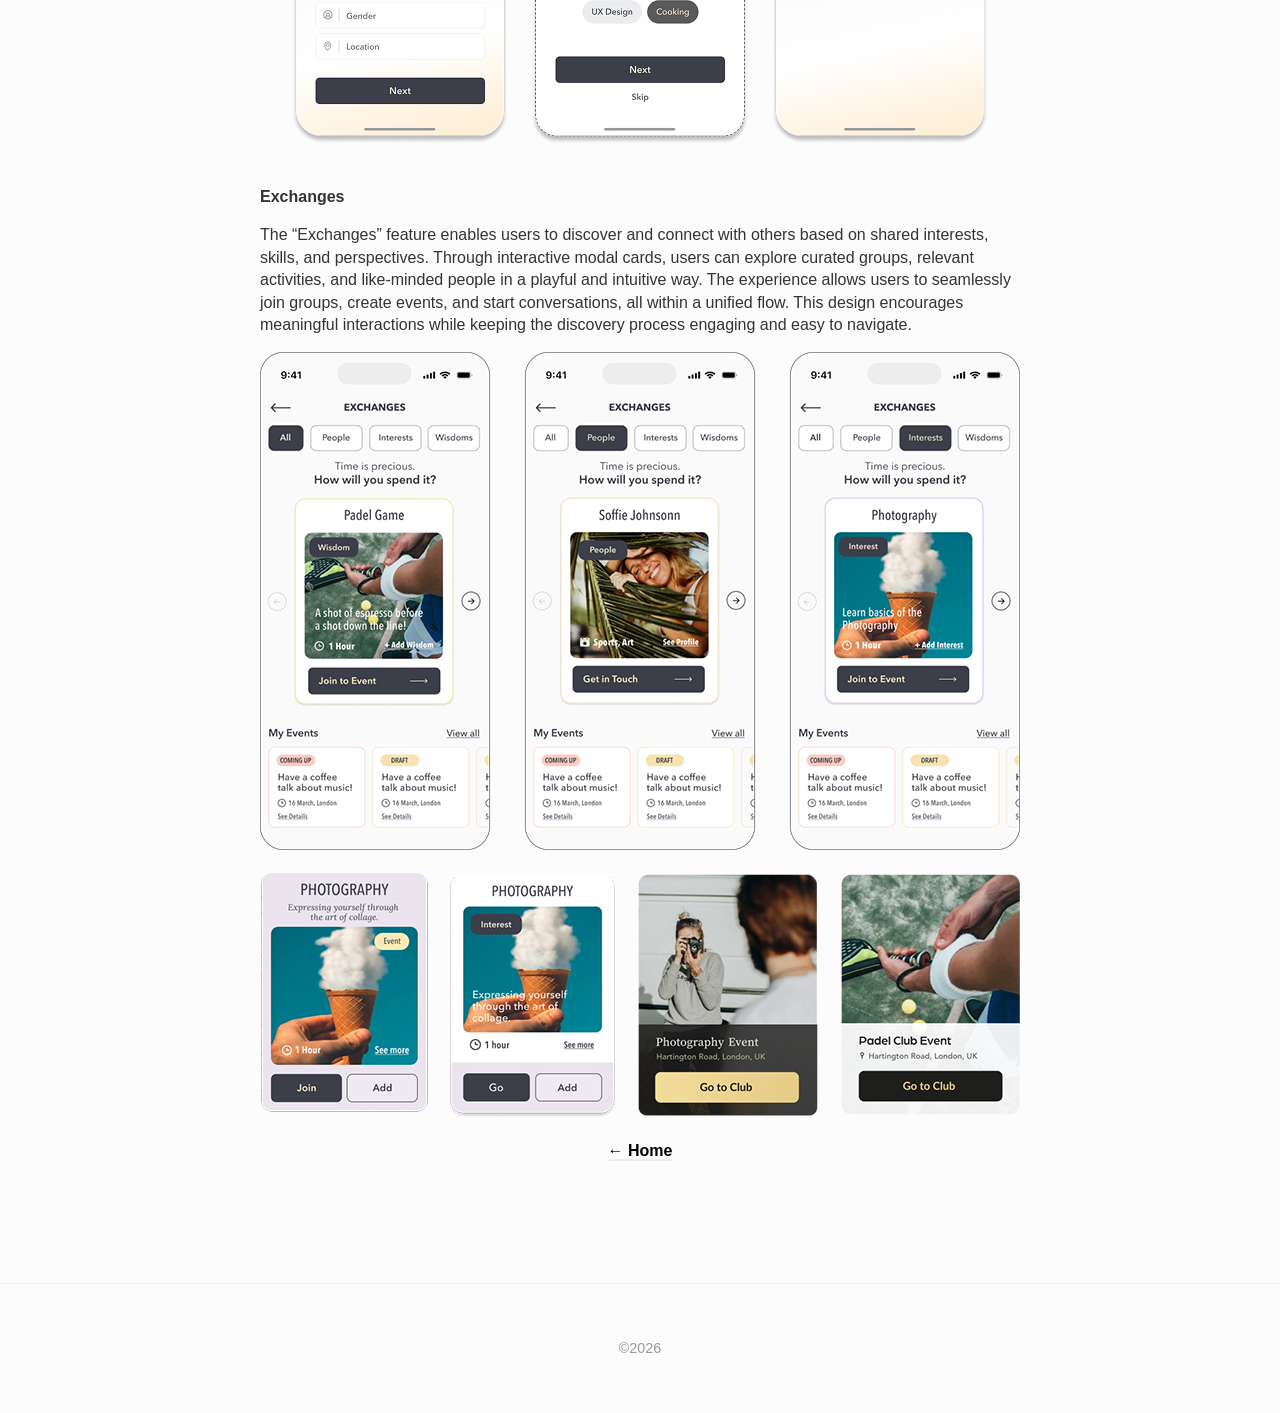
<file: ooba.html>
<!DOCTYPE html>
<html lang="tr">
<head>
    <meta charset="UTF-8">
    <meta name="viewport" content="width=device-width, initial-scale=1.0">
    <title>Ooba</title>
    <link rel="stylesheet" href="style.css">
</head>

<body>

    <header>
        <nav class="container">
        <div class="logo"><h3>Seçil Kalem</h3></div>
            <ul class="nav-links">
                <li><a href="index.html" class="active">Home</a></li>
                <li><a href="about.html">About</a></li>
                <li><a href="cv.html">CV</a></li>
                <li><a href="contact.html">Contact</a></li>
            </ul>
        </nav>
    </header>

    <main class="container">
        <section class="project-hero">
            <h1>Ooba - Social Connection Mobile Application Design</h1>
            <p class="subtitle"><b>Ooba</b> is a social connection app designed to help people in midlife build meaningful relationships through shared interests, 
                experiences, and values. As life becomes busier and social circles naturally shrink, many people find it harder to form genuine connections 
                beyond superficial interactions.

                <p>
                <b>Responsibilities:</b>
                Led the UX design process from research to final UI delivery
                Developed user-centered insights to create a calm and intentional user experience
                Translated product goals into intuitive UX strategies and interface designs
                Designed mobile UI screens aligned with the app’s human-centered approach
                </p>

                <p><a href="https://apps.apple.com/tr/app/ooba/id6753866877?l=tr" class="troya-website-text">Ooba App Store</a>
                
                <a href="https://www.figma.com/design/ttxyJfqDrV06DX90EVz5Pi/Secil-Kalem---Portfolio?node-id=0-1&t=gyIptgdVyqa3ZFGh-1" class="troya-website-text">Figma Design File</a>

                <a href="https://miro.com/app/board/o9J_l4V-I0k=/?share_link_id=396368172412" class="troya-website-text">Miro - Research Phase</a>
                </p>
            
            
            <div class="main-project-image">
            <img src="images/ooba/ooba_1.png" alt="Ooba App Project"></div>
            </div>


        </section>

        <section class="case-study">
            
            <div class="content-block">
                <h2>01. Scope</h2>
                <p>The goal of OOBA is to create a calm, trusted, and intentional space where users can connect in a more human way. Instead of endless scrolling or algorithm-driven matching, the app focuses on real-life interests, group activities, and shared experiences — from sports and hobbies to conversations and everyday moments.</p>
</p>            
                <div class="mid-content-image">
                   <img src="images/ooba/main_screen.png" alt="Ooba App Project"></div>
                </div>
            </div>

            <div class="content-block">

                
                <h2>02. Discovery Phase</h2>

                    <p><b>Problem Statement</b>
                    
                    <br>Existing platforms encourage quantity over quality, leaving midlife adults craving deeper, 
                    context-rich social experiences. As a result, users are often exposed to endless interactions without trust, 
                    shared purpose, or a clear path from online engagement to meaningful real-world connection.
                    </br></p>


                <section class="stats-container container">
    <div class="stat-item">
        <div class="circle-stat">
            <span class="number">70<span class="percent">%</span></span>
            <div class="underline"></div>
        </div>
        <p class="stat-text">
            of midlife adults say social media does not reduce their loneliness, despite regular use.
        </p>
    </div>

    <div class="stat-item">
        <div class="circle-stat">
            <span class="number">60<span class="percent">%</span></span>
        </div>
        <p class="stat-text">
            Meaningful, context-rich interactions increase emotional satisfaction by 60%, compared to passive social feed engagement.
        </p>
    </div>
</section>

                    <p><b>Solution Hypothesis</b>
                   <br> By creating an interest-centered platform that prioritizes shared activities and emotional safety, midlife adults will form more meaningful relationships than they would with conventional social networks.
                   </br></p>


                <div class="content-block">
                    <img src="images/ooba/value_canvas.png" alt="Ooba App Project"></div>

                 <div class="mid-content-image">
                   <img src="images/ooba/statistics.png" alt="Ooba App Project"></div>
                

         </div>

           <p><b>Key Features to Start</b>
                   <br> These key features were selected to help users quickly connect around shared interests and passions. They are designed to foster engagement, community building, and meaningful social interactions from the very start.
                   </br></p>


             <div class="content-block">
                    <img src="images/ooba/key_features.png" alt="Ooba App Project"></div>

            </div>

               



                    

            <div class="content-block">

                <h2>03. Onboarding Phase</h2>
                <p><b>New User Flow</b></p>

                <p>
                      The onboarding journey not only introduces the app but also adapts dynamically to the user’s preferences, creating a personalized and engaging first impression.
                
               
                    <img src="images/ooba/onboarding_flow.png" alt="Ooba App Project"></div>
            
               
            </div>

              <div class="content-block">

                <h3>03.1 Wireframes</h3>
                <p>
            
                    This onboarding experience that minimizes cognitive load while keeping user engagement high. 
                    By applying the modern 4+1-1 approach, we ask only the essential questions, 
                    avoiding the paradox of choice. Each step in the onboarding flow is strategically placed to gather insights without overwhelming the user. 
                    This approach ensures users feel guided, understood, and ready to explore the app’s social and wellness features effortlessly. 
                
                    <img src="images/ooba/onboarding_screens.png" alt="Ooba App Project"></div>
                    <img src="images/ooba/mainpage_wireframes.png" alt="Ooba App Project"></div>
            
            </div>



               <div class="content-block">

                <h3>03.2 Mockups</h3>
                <p><b>Onboarding</b></p>
                <p>
            
                    The accompanying mockups illustrate the smooth onboarding flow, showing how each screen guides the user through essential steps without overwhelming them.
                    Visual hierarchy and clear microcopy ensure that interactions feel intuitive, while the layout supports quick understanding of the app’s social and wellness features.
                
                    <img src="images/ooba/onboarding_screens_mockup_1.png" alt="Ooba App Project"></div>
            
            </div>

                    <div class="content-block">
                    <img src="images/ooba/onboarding_screens_mockup_2.png" alt="Ooba App Project"></div>
            
            </div>

                    <p><b>Exchanges</b></p>
                    <p>The “Exchanges” feature enables users to discover and connect with others based on shared interests, skills, and perspectives. Through interactive modal cards, users can explore curated groups, relevant activities, and like-minded people in a playful and intuitive way. The experience allows users to seamlessly join groups, create events, and start conversations, all within a unified flow. This design encourages meaningful interactions while keeping the discovery process engaging and easy to navigate.
                    </p>
                     <img src="images/ooba/exchanges.png" alt="Ooba App Project"></div>
                     <p><img src="images/ooba/modals.png" alt="Ooba App Project"></div></p>



        </section>

        <div class="project-footer-nav">
            <a href="index.html" class="back-link">← Home</a>
        </div>
    </main>

    <footer>
        <div class="container">
         <p>©2026</p>
        </div>
    </footer>

</body>
</html>
</file>
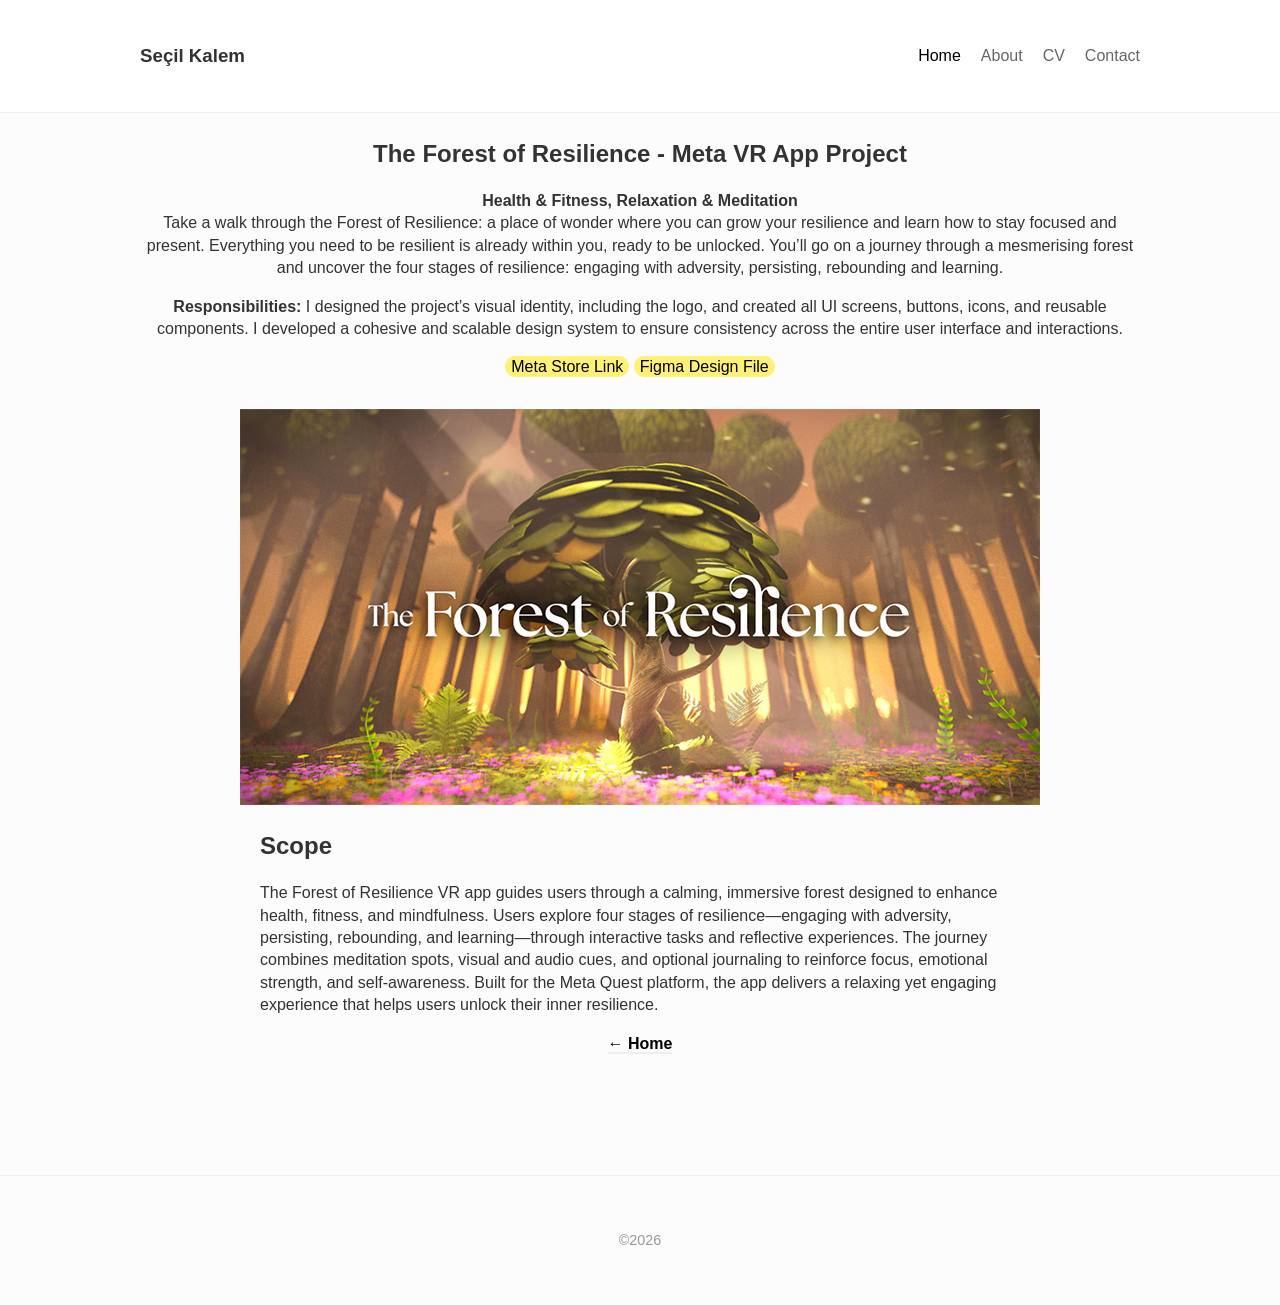
<file: resilience.html>
<!DOCTYPE html>
<html lang="tr">
<head>
    <meta charset="UTF-8">
    <meta name="viewport" content="width=device-width, initial-scale=1.0">
    <title>The Forest of Resilience</title>
    <link rel="stylesheet" href="style.css">
</head>
<body>

    <header>
        <nav class="container">
           <div class="logo"><h3>Seçil Kalem</h3></div>
            <ul class="nav-links">
                <li><a href="index.html" class="active">Home</a></li>
                <li><a href="about.html">About</a></li>
                <li><a href="cv.html">CV</a></li>
                <li><a href="contact.html">Contact</a></li>
            </ul>
        </nav>
    </header>

    <main class="container">
        <section class="project-hero">
            <h1>The Forest of Resilience - Meta VR App Project</h1>
                <b>Health & Fitness, Relaxation & Meditation</b>
               
                
                <br>Take a walk through the Forest of Resilience: a place of wonder where you can grow your resilience and learn how to stay focused and present. Everything you need to be resilient is already within you, ready to be unlocked. You’ll go on a journey through a mesmerising forest and uncover the four stages of resilience: engaging with adversity, persisting, rebounding and learning.


                <p>
                <b>Responsibilities:</b>

                I designed the project’s visual identity, including the logo, and created all UI screens, buttons, icons, and reusable components. I developed a cohesive and scalable design system to ensure consistency across the entire user interface and interactions.
            
            </p>
                
                <p><a href="https://www.meta.com/experiences/forest-of-resilience/5871010366284296/?ranking_trace=[base64]%253D_eyJzZWN0aW9uX2tleSI6IlNFQVJDSCJ9" 
                class="troya-website-text">Meta Store Link</a>

                <a href="https://www.figma.com/design/RACFvbPC4RELusbm9gPxLl/VR-CASE---SECIL-KALEM?node-id=4-2&t=cWToeP2LiM4DR3R1-1"
               
                class="troya-website-text">Figma Design File</a>
                  
                </p>

                

            <div class="main-project-image">
            
                  <img src="images/resilience/res_main_image.jpg" alt="The Forest of Reseilience"></div>
            </div>
        </section>

        <section class="case-study">
            
            <div class="content-block">
                <h2>Scope</h2>
                
                <p>

                    The Forest of Resilience VR app guides users through a calming, immersive forest designed to enhance health, fitness, and mindfulness. Users explore four stages of resilience—engaging with adversity, persisting, rebounding, and learning—through interactive tasks and reflective experiences. The journey combines meditation spots, visual and audio cues, and optional journaling to reinforce focus, emotional strength, and self-awareness. Built for the Meta Quest platform, the app delivers a relaxing yet engaging experience that helps users unlock their inner resilience.

                
                </p></div>
              <div class="project-footer-nav">
           <a href="index.html" class="back-link">← Home</a>
        </div>

    </main>

    <footer>
        <div class="container">
     <p>©2026</p>
        </div>
    </footer>

</body>
</html>
</file>
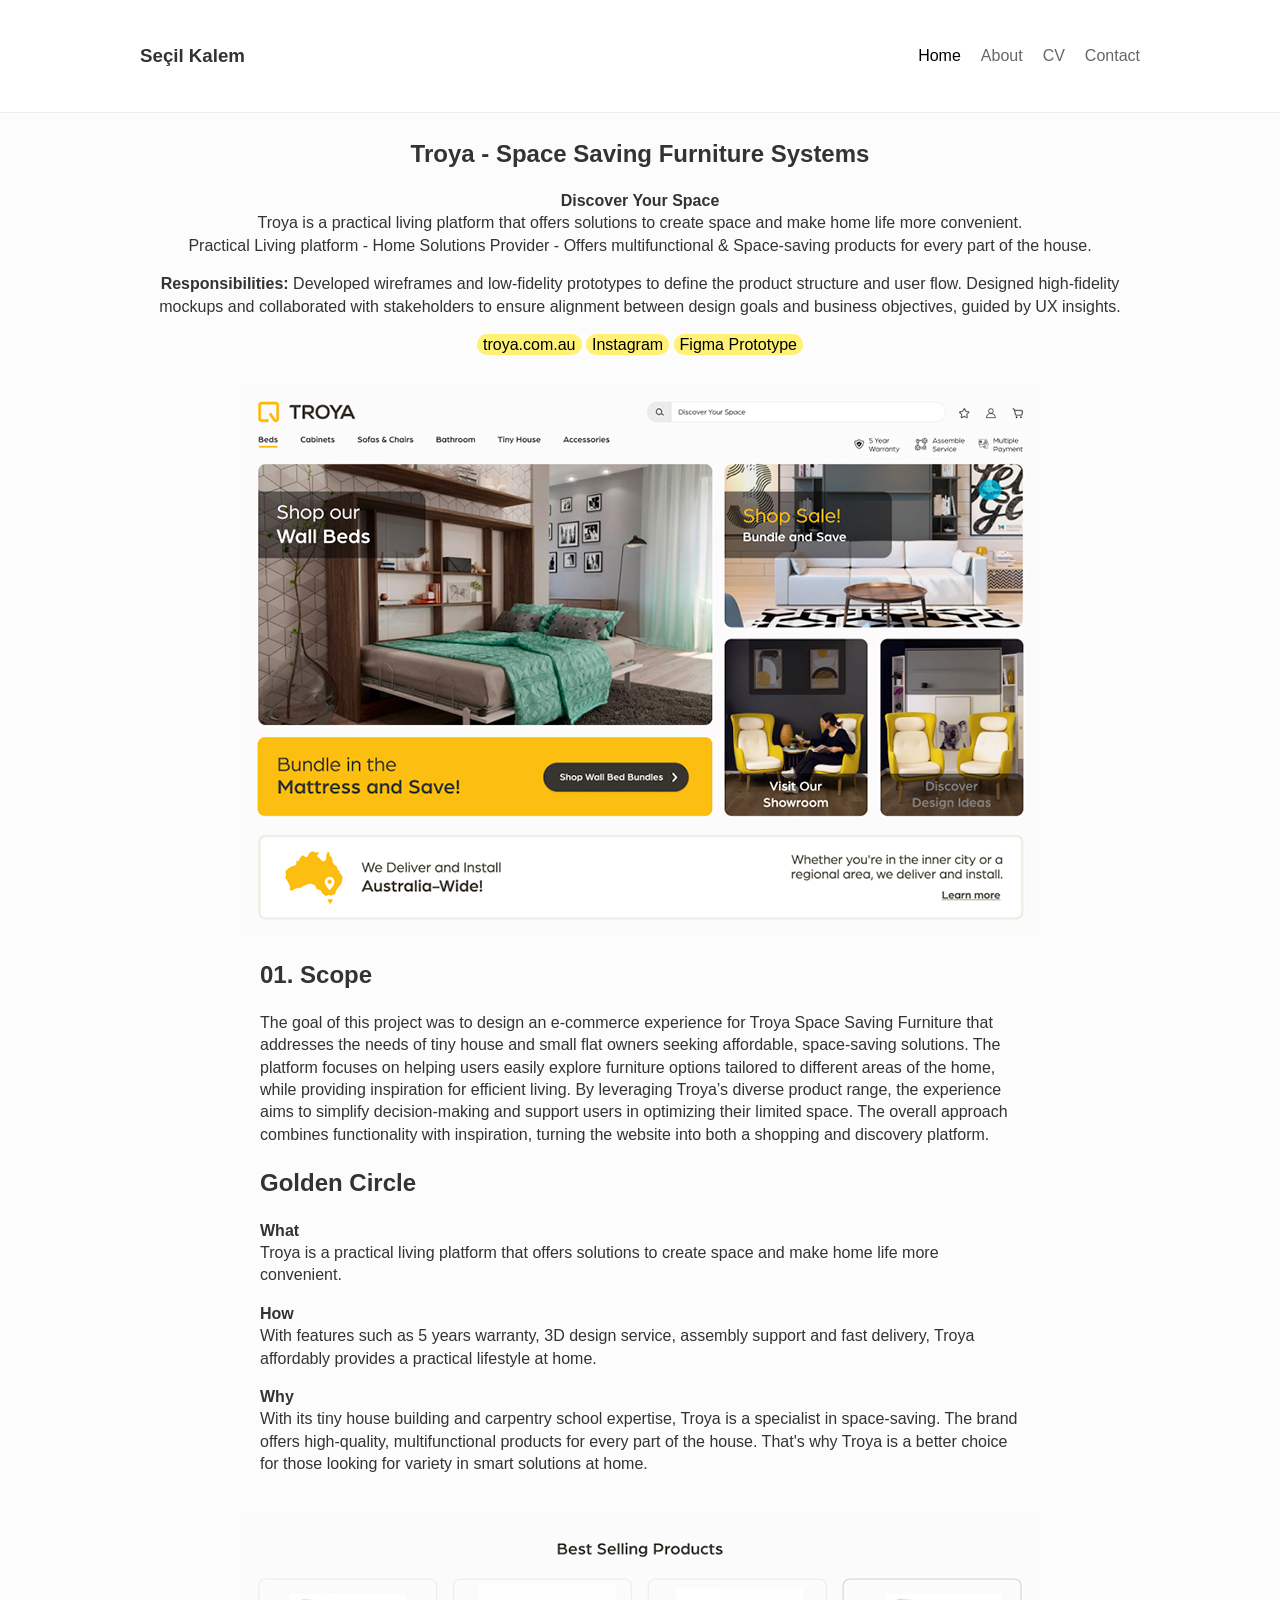
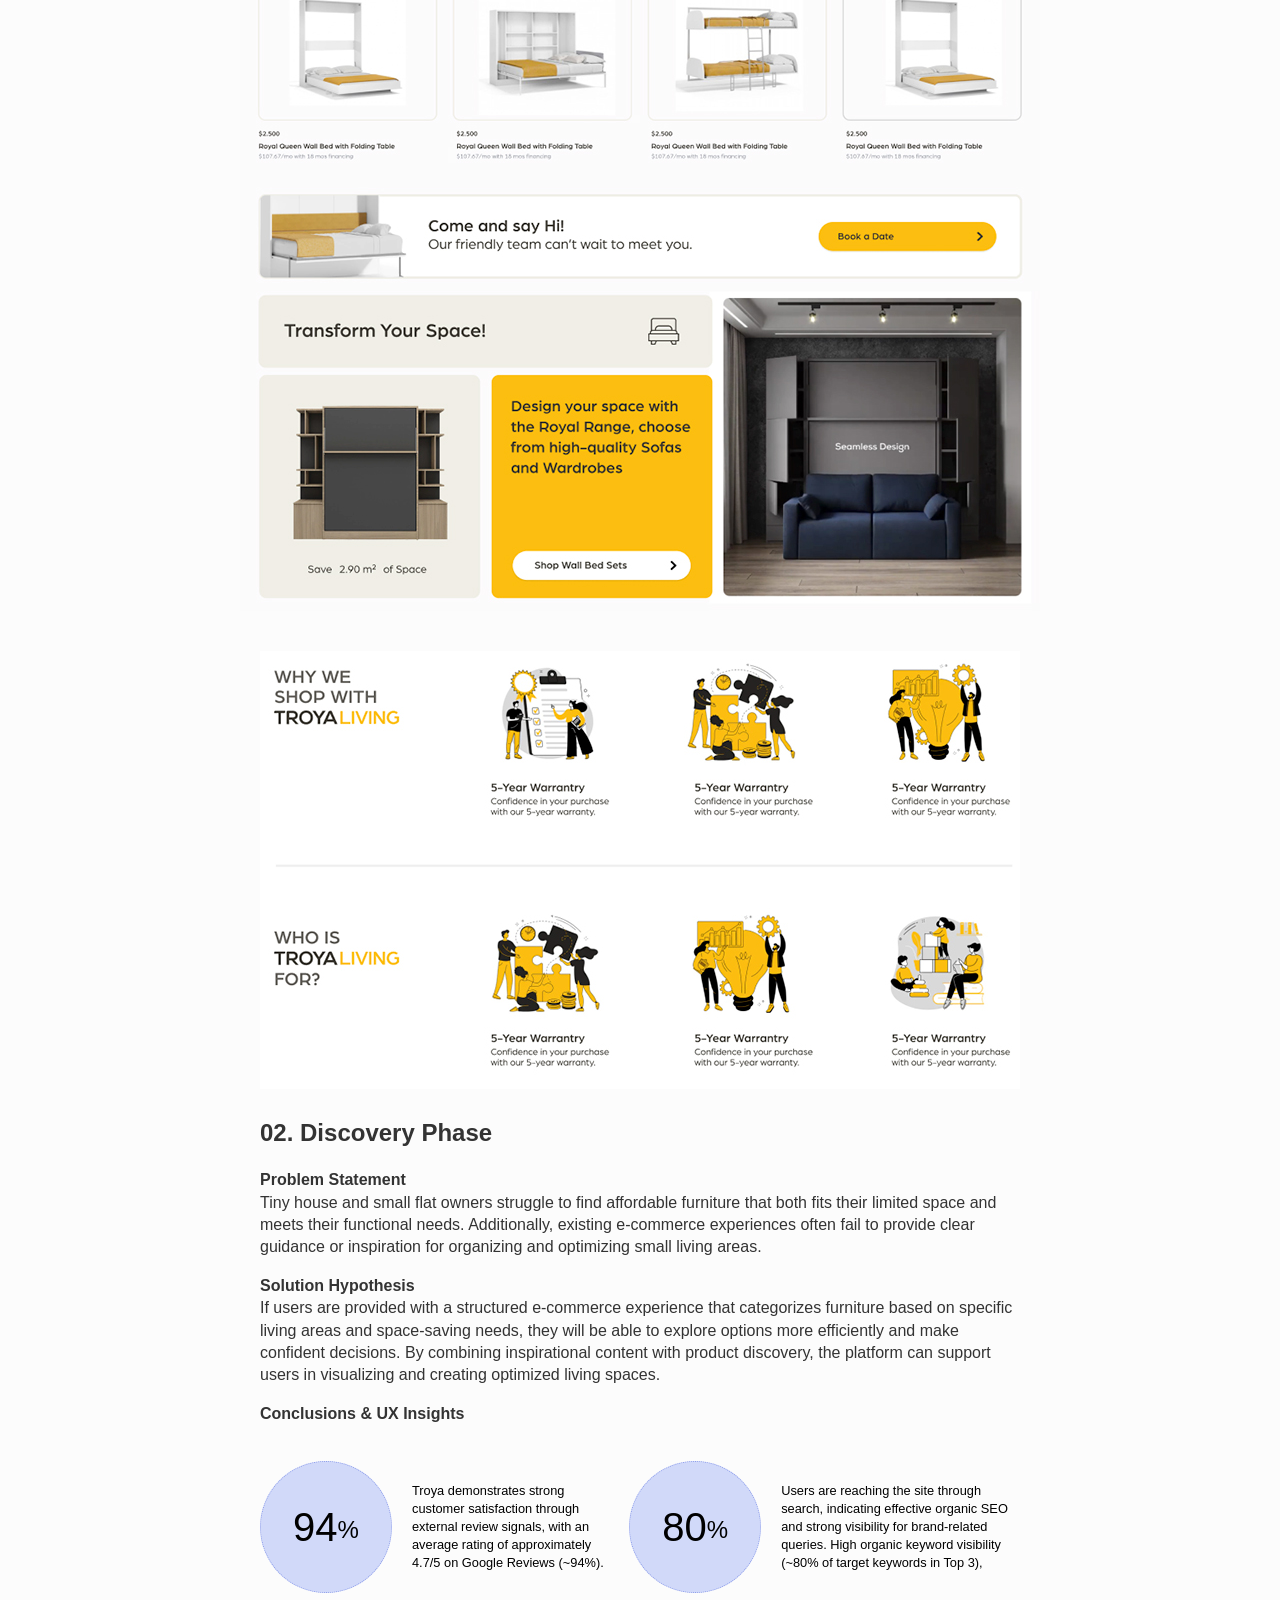
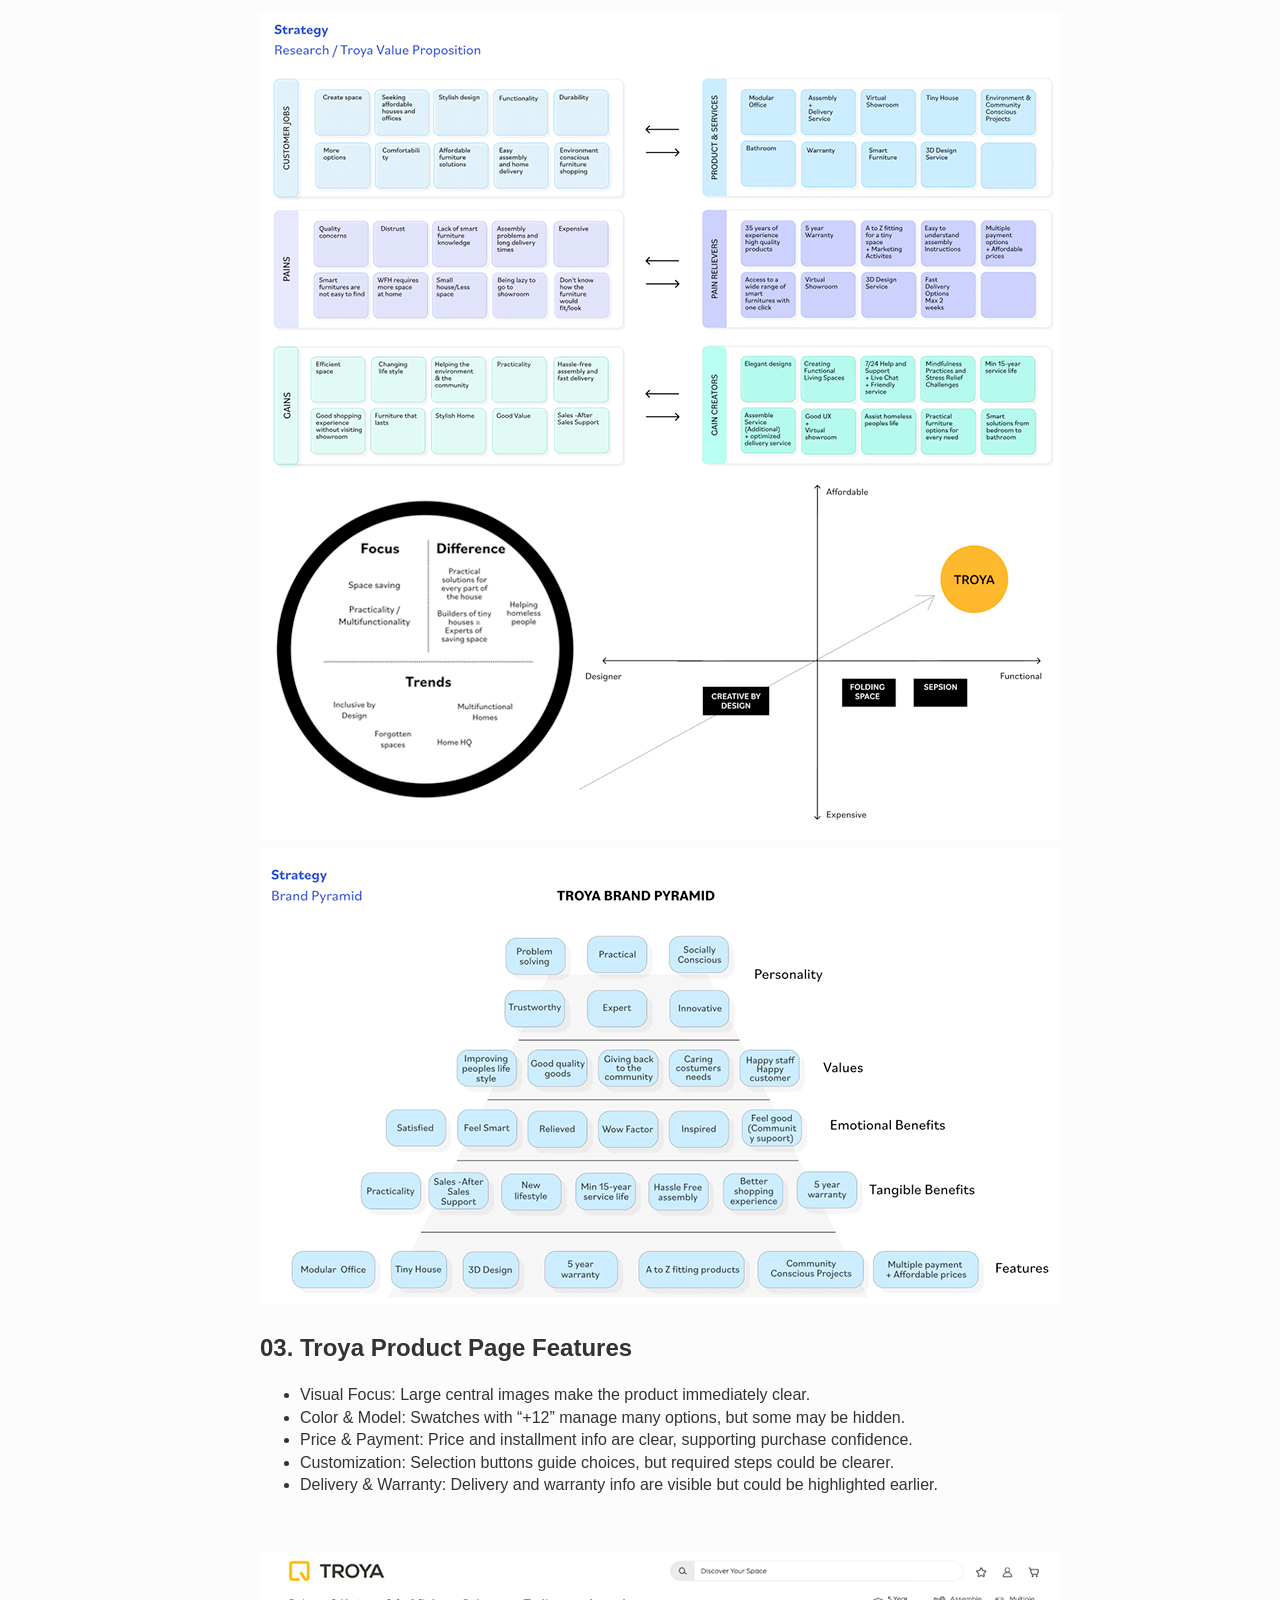
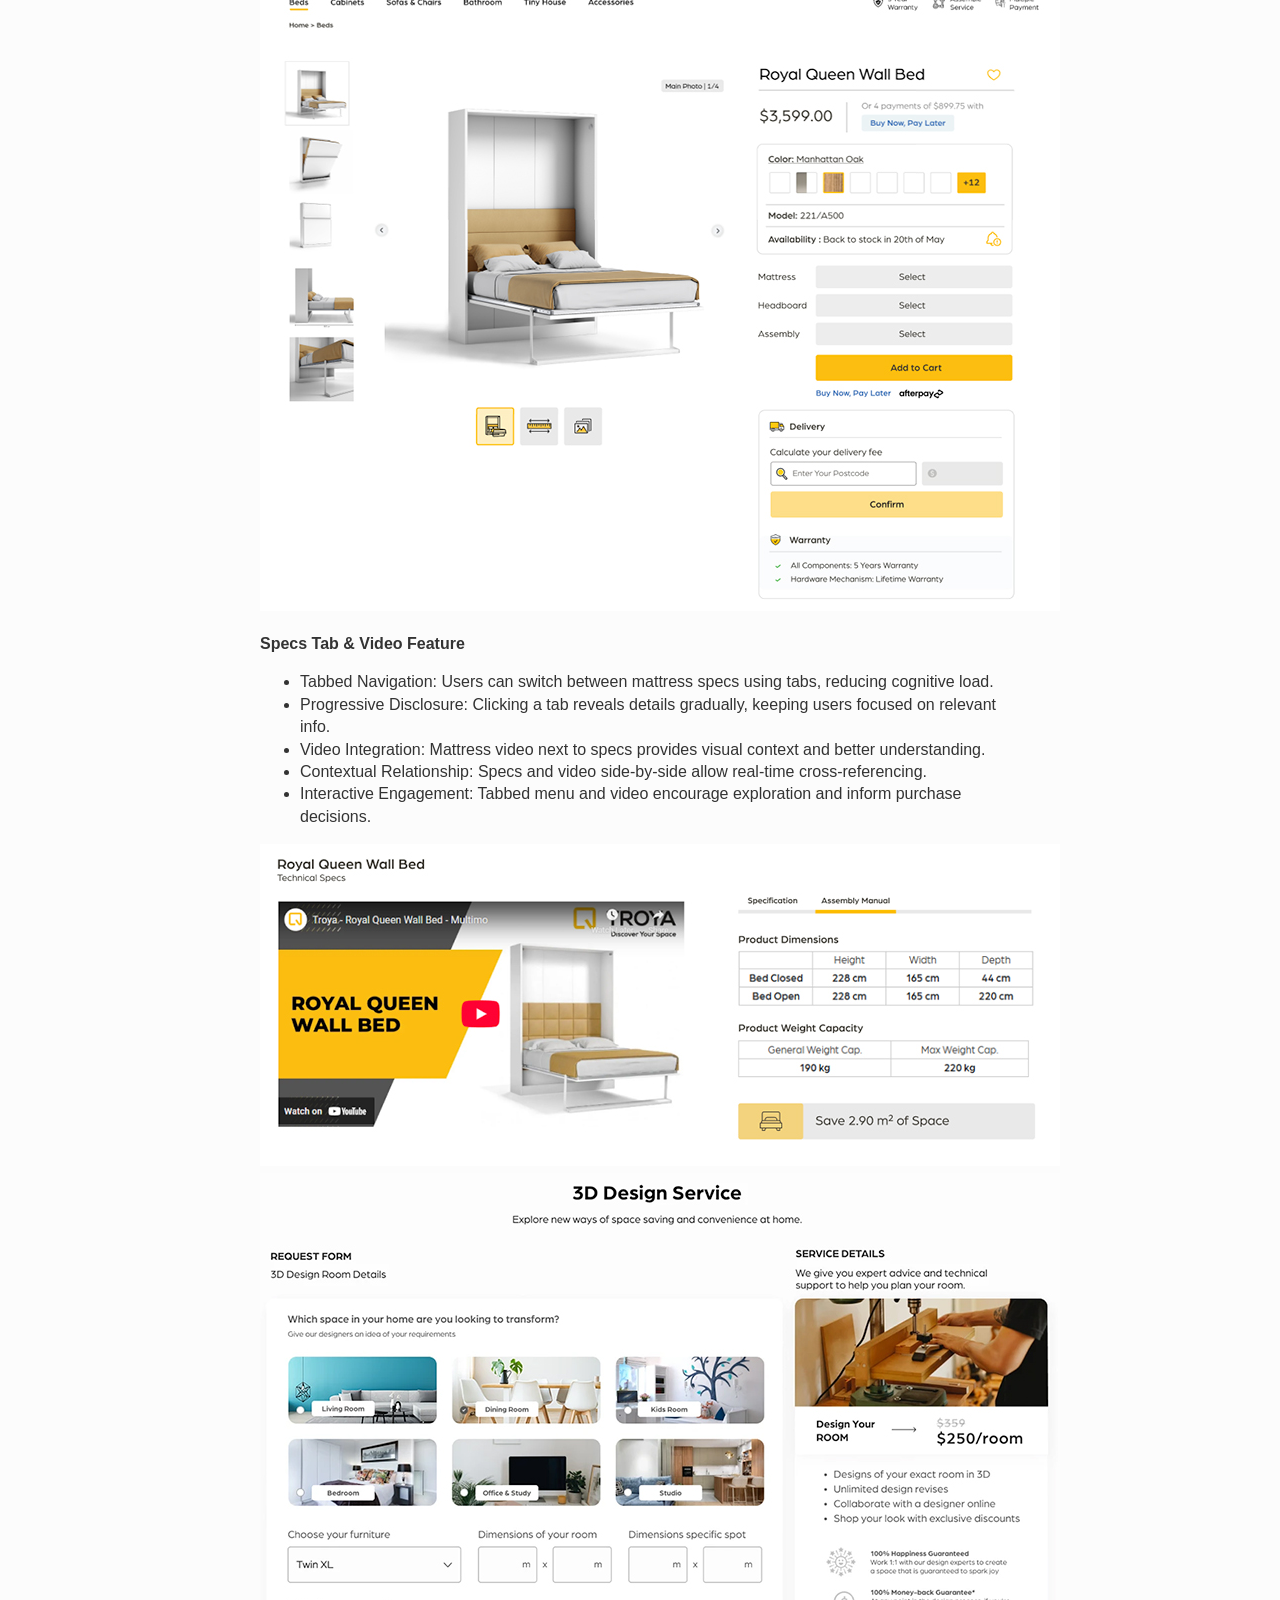
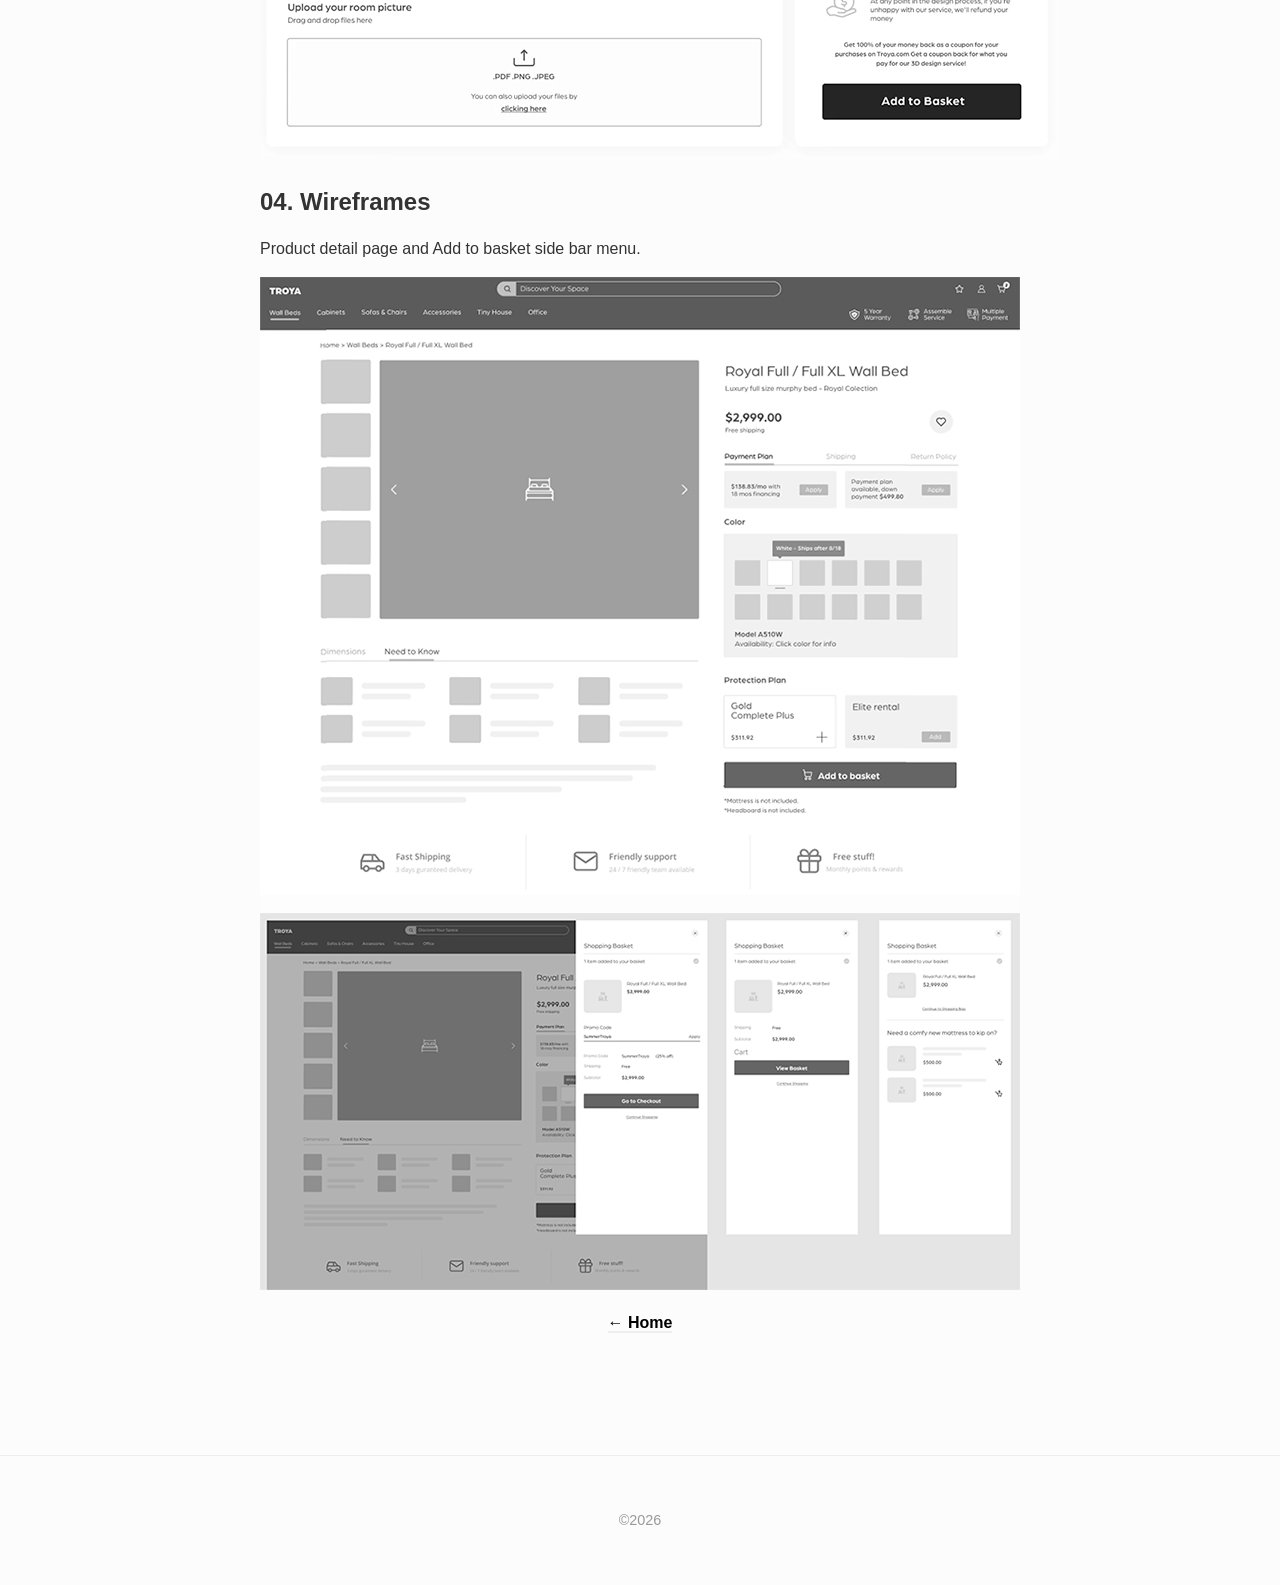
<file: troya.html>
<!DOCTYPE html>
<html lang="tr">
<head>
    <meta charset="UTF-8">
    <meta name="viewport" content="width=device-width, initial-scale=1.0">
    <title>Ooba | Proje Detayı</title>
    <link rel="stylesheet" href="style.css">
</head>
<body>

    <header>
        <nav class="container">
            <div class="logo"><h3>Seçil Kalem</h3></div>
            <ul class="nav-links">
                <li><a href="index.html" class="active">Home</a></li>
                <li><a href="about.html">About</a></li>
                <li><a href="cv.html">CV</a></li>
                <li><a href="contact.html">Contact</a></li>
            </ul>
        </nav>
    </header>

    <main class="container">
        <section class="project-hero">
            <h1>Troya - Space Saving Furniture Systems</h1>
            <p class="subtitle"><b>Discover Your Space</b>
                
                <br>Troya is a practical living platform that offers solutions to create space and make home life more convenient.</br>
                Practical Living platform - Home Solutions Provider - Offers multifunctional & Space-saving products for every part of the house.

                <p>
                <b>Responsibilities:</b>
                Developed wireframes and low-fidelity prototypes to define the product structure and user flow.
                Designed high-fidelity mockups and collaborated with stakeholders to ensure alignment between design goals and business objectives, guided by UX insights.  
                </p>
                
                <p><a href="https://www.troya.com.au" class="troya-website-text">troya.com.au</a>
                <a href="https://www.instagram.com/troyaliving/" class="troya-website-text">Instagram</a>
                <a href="https://www.figma.com/proto/OzBsylcLKl1r6dl2PpNTZU/Troya_Wireframe.Mockups?page-id=263%3A11&node-id=263-13&viewport=271%2C358%2C0.06&t=DT0yEs2n9AwNPoGE-1&scaling=min-zoom&content-scaling=fixed&starting-point-node-id=263%3A13"
                class="troya-website-text">Figma Prototype</a>
                  
                </p>

                

            <div class="main-project-image">
            
                  <img src="images/troya/troya_main.jpg" alt="Troya Website"></div>
            </div>
        </section>

        <section class="case-study">
            
            <div class="content-block">
                <h2>01. Scope</h2>
                
                <p>The goal of this project was to design an e-commerce experience for Troya Space Saving Furniture that addresses the needs of tiny house and 
                    small flat owners seeking affordable, space-saving solutions. The platform focuses on helping users easily explore furniture options 
                    tailored to different areas of the home, while providing inspiration for efficient living. By leveraging Troya’s diverse product range, 
                    the experience aims to simplify decision-making and support users in optimizing their limited space. The overall approach combines 
                    functionality with inspiration, turning the website into both a shopping and discovery platform.
                
                </p>

                    <h2>Golden Circle</h2>

                    <p><b>What</b>
                    <br>Troya is a practical living platform that offers solutions to create space and make home life more convenient.</br>
                
                    <p><b>How</b>
                    <br>With features such as 5 years warranty, 3D design service, assembly support and fast delivery, Troya affordably provides a practical lifestyle at home.</br>

                    <p><b>Why</b>
                    <br>With its tiny house building and carpentry school expertise, Troya is a specialist in space-saving. The brand offers high-quality, multifunctional products for every part of the house. That's why Troya is a better choice for those looking for variety in smart solutions at home.</br>
                
                
                </p></p>


            </div>

            <div class="mid-content-image">
               
                   <img src="images/troya/troya_products.jpg" alt="Troya Website"></div>
            </div>

                    <div class="content-block">
                    <img src="images/troya/troya_features.jpg" alt="Troya Website"></div>

            </div>




            <div class="content-block">

                
                <h2>02. Discovery Phase</h2>

                    <p><b>Problem Statement</b>
                        <br> Tiny house and small flat owners struggle to find affordable furniture that both fits their limited space and meets their functional needs. Additionally, existing e-commerce experiences often fail to provide clear guidance or inspiration for organizing and optimizing small living areas.
                    </br></p>

                    <p><b>Solution Hypothesis</b>
                   <br> 
                   If users are provided with a structured e-commerce experience that categorizes furniture based on specific living areas and space-saving needs, they will be able to explore options more efficiently and make confident decisions. By combining inspirational content with product discovery, the platform can support users in visualizing and creating optimized living spaces.</br></p>

 <p><b>Conclusions & UX Insights</b></p>

                    <section class="stats-container container">
    <div class="stat-item">
        <div class="circle-stat">
            <span class="number">94<span class="percent">%</span></span>
            <div class="underline"></div>
        </div>
        <p class="stat-text">
            Troya demonstrates strong customer satisfaction through external review signals, with an average rating of approximately 4.7/5 on Google Reviews (~94%).
        </p>

    <div class="circle-stat">
            <span class="number">80<span class="percent">%</span></span>
            <div class="underline"></div>
        </div>
        <p class="stat-text"> Users are reaching the site through search, indicating effective organic SEO and strong visibility for brand-related queries.
            High organic keyword visibility (~80% of target keywords in Top 3),        
</p>







    </div>
</section>



                <div class="content-block">
                   <img src="images/troya/troya_keyelements.jpg" alt="Troya Website"></div>
                      <div class="content-block">
                   <img src="images/troya/troya_brand_pyramid.jpg" alt="Troya Website"></div>
                
         </div>


            <h2>03. Troya Product Page Features</h2>
<ul>
  <li>Visual Focus: Large central images make the product immediately clear.</li>
  <li>Color & Model: Swatches with “+12” manage many options, but some may be hidden.</li>
  <li>Price & Payment: Price and installment info are clear, supporting purchase confidence.</li>
  <li>Customization: Selection buttons guide choices, but required steps could be clearer.</li>
  <li>Delivery & Warranty: Delivery and warranty info are visible but could be highlighted earlier.</li>
</ul>


</br></p>


             <div class="content-block">
                    <img src="images/troya/troya_product_page.jpg" alt="Troya Website"></div>

            </div>

                       <p><b>Specs Tab & Video Feature</b>
                
            <br> 
<ul>
  <li>Tabbed Navigation: Users can switch between mattress specs using tabs, reducing cognitive load.</li>
  <li>Progressive Disclosure: Clicking a tab reveals details gradually, keeping users focused on relevant info.</li>
  <li>Video Integration: Mattress video next to specs provides visual context and better understanding.</li>
  <li>Contextual Relationship: Specs and video side-by-side allow real-time cross-referencing.</li>
  <li>Interactive Engagement: Tabbed menu and video encourage exploration and inform purchase decisions.</li>
</ul>

              <div class="content-block">
                    <img src="images/troya/troya_specs.jpg" alt="Troya Website"></div>

            </div>


              <div class="content-block">
                    <img src="images/troya/troya_3d.jpg" alt="Troya Website"></div>

            </div>



            <div class="content-block">

                <h2>04. Wireframes</h2>
        
                    
                Product detail page and Add to basket side bar menu.
                <p>
                <img src="images/troya/troya_product_wireframe.jpg" alt="Ooba App Project"></div>
                </p>
            
            </div>


        <div class="project-footer-nav">
           <a href="index.html" class="back-link">← Home</a>
        </div>
    </main>

    <footer>
        <div class="container">
     <p>©2026</p>
        </div>
    </footer>

</body>
</html>
</file>
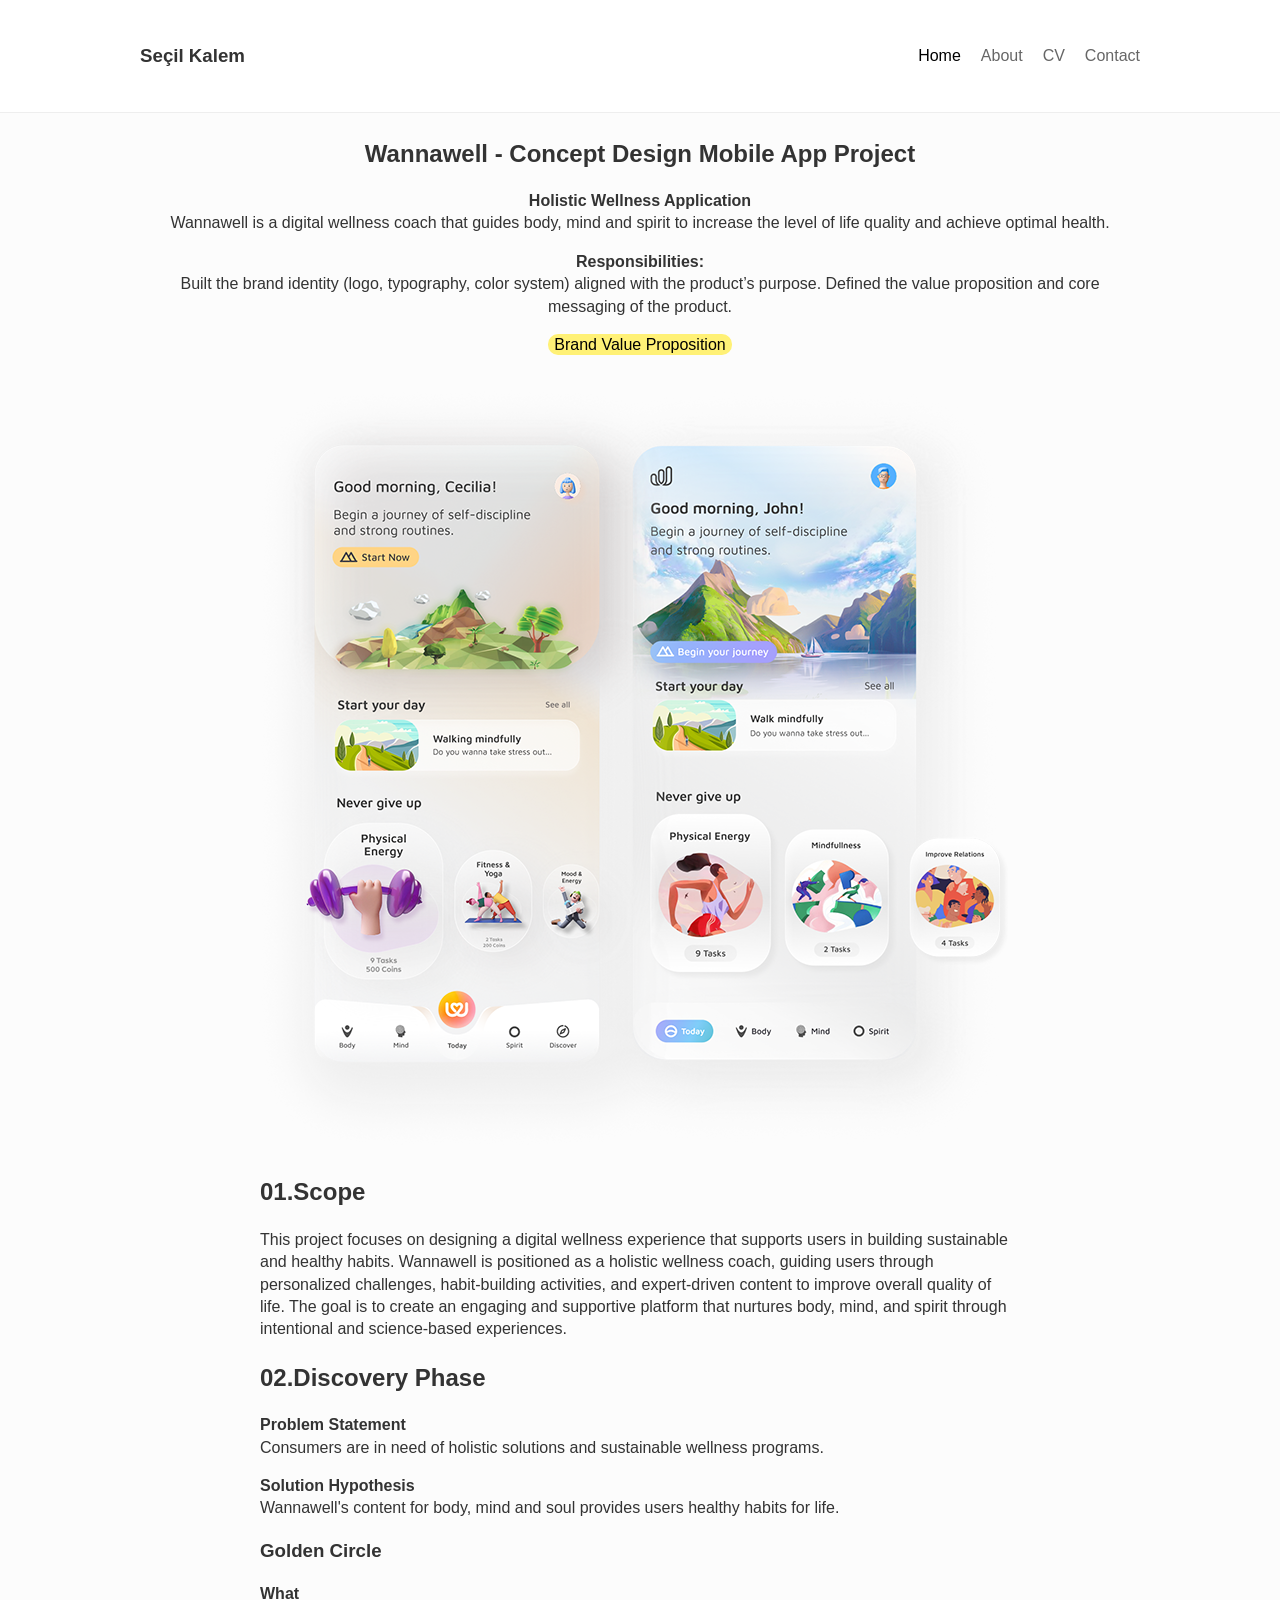
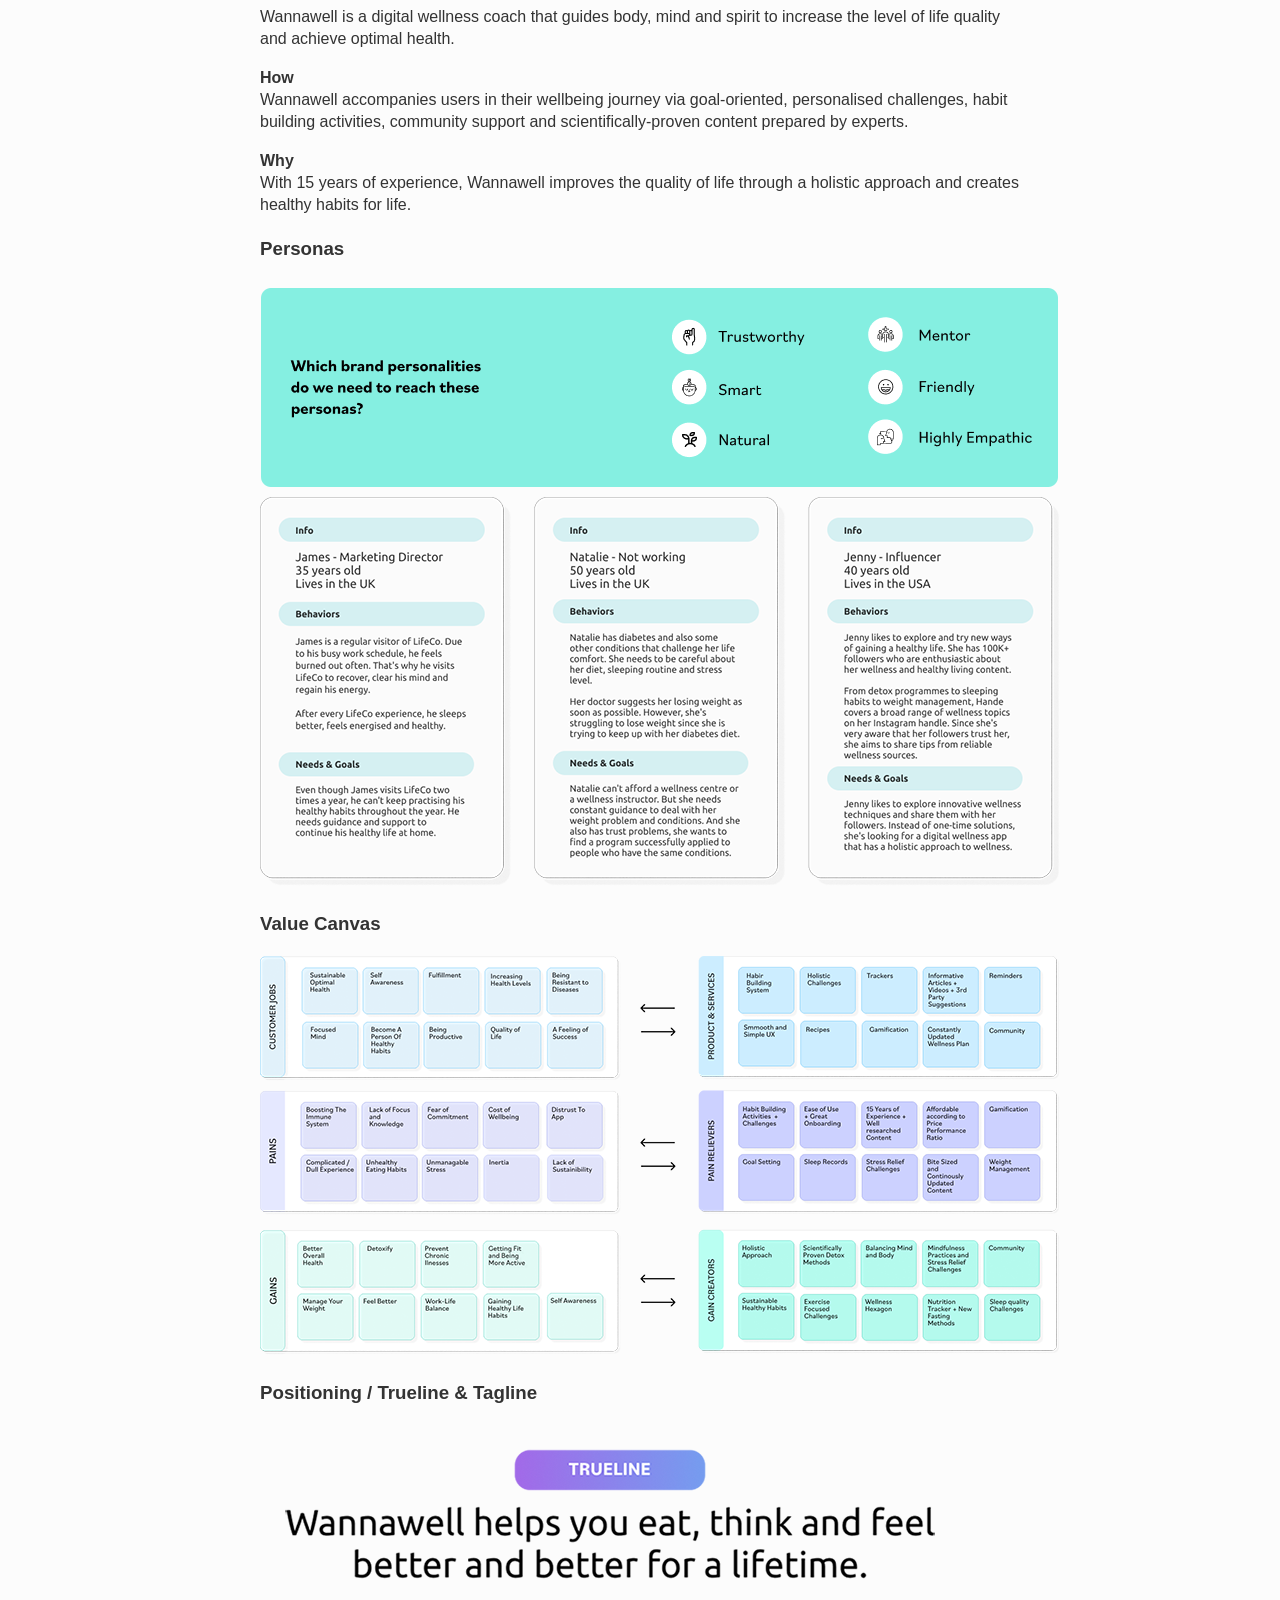
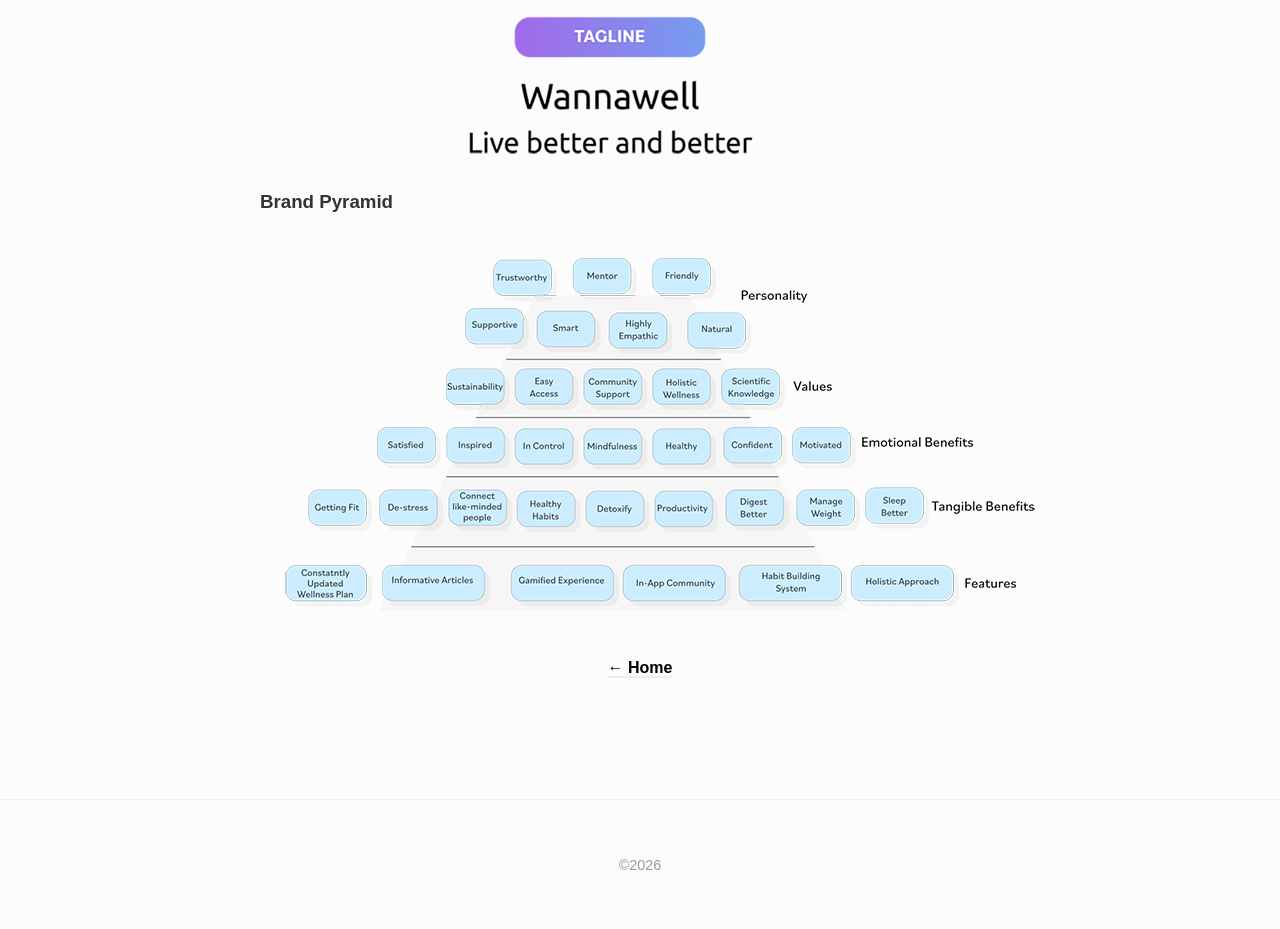
<file: wannawell.html>
<!DOCTYPE html>
<html lang="tr">
<head>
    <meta charset="UTF-8">
    <meta name="viewport" content="width=device-width, initial-scale=1.0">
    <title>Wannawell</title>
    <link rel="stylesheet" href="style.css">
</head>
<body>

    <header>
        <nav class="container">
            <div class="logo"><h3>Seçil Kalem</h3></div>
            <ul class="nav-links">
                <li><a href="index.html" class="active">Home</a></li>
                <li><a href="about.html">About</a></li>
                <li><a href="cv.html">CV</a></li>
                <li><a href="contact.html">Contact</a></li>
            </ul>
        </nav>
    </header>

    <main class="container">
        <section class="project-hero">
            <h1>Wannawell - Concept Design Mobile App Project</h1>
                <b>Holistic Wellness Application</b>
               
                
                <br>
                Wannawell is a digital wellness coach that guides body, mind and spirit to increase the level of life quality and achieve optimal health.
                </br> 
                
                <p>
                <b>Responsibilities:</b>
                <br>Built the brand identity (logo, typography, color system) aligned with the product’s purpose. Defined the value proposition and core messaging of the product.                
            </br>
                    
                </p>
                
                <p>

                <a href="https://www.figma.com/design/U3vtyNnRWYVkGuJdgFi84G/VPS_Wannawell?node-id=0-1&t=cC5cjDqerFmJSubC-1" class="troya-website-text">Brand Value Proposition</a>
                  
                </p>

                
            <div class="main-project-image">
            
                  <img src="images/wannawell/ww_main.png" alt="Wannawell"></div>
            </div>
        </section>

        <section class="case-study">
            

                <div class="content-block">

                <h2>01.Scope</h2>
                
                <p>This project focuses on designing a digital wellness experience that supports users in building sustainable and healthy habits.
                Wannawell is positioned as a holistic wellness coach, guiding users through personalized challenges, habit-building activities, and expert-driven content to improve overall quality of life.
                The goal is to create an engaging and supportive platform that nurtures body, mind, and spirit through intentional and science-based experiences.
                
                </p>

                    <h2>02.Discovery Phase</h2>

                    <p><b>Problem Statement</b>

                    <br>Consumers are in need of holistic solutions and sustainable wellness programs.</br>

                    <p><b>Solution Hypothesis</b>

                    <br>Wannawell's content for body, mind and soul provides users healthy habits for life.</br>

                    <h3>Golden Circle</h3>

                    <p><b>What</b>
                    <br>Wannawell is a digital wellness coach that guides body, mind and spirit to increase the level of life quality and achieve optimal health.</br>
                
                    <p><b>How</b>
                    <br>Wannawell accompanies users in their wellbeing journey via goal-oriented, personalised challenges, habit building activities, community support and scientifically-proven content prepared by experts.</br>

                    <p><b>Why</b>
                    <br>With 15 years of experience, Wannawell improves the quality of life through a holistic approach and creates healthy habits for life.</br>
                
                    
                    <h3>Personas</h3>
                    <img src="images/wannawell/personas.png" alt="Wannawell"></div>

                    <h3>Value Canvas</h3>
                    <img src="images/wannawell/value_canvas.png" alt="Wannawell"></div>

                    <h3>Positioning / Trueline & Tagline</h3>
                    <img src="images/wannawell/tagline.png" alt="Wannawell"></div>

                    <h3>Brand Pyramid</h3>
                    <img src="images/wannawell/brand_pyramid.png" alt="Wannawell"></div>

                </p></p>


            </div>
            
            </div>
              <div class="project-footer-nav">
           <a href="index.html" class="back-link">← Home</a>
        </div>
    </main>

    <footer>
        <div class="container">
     <p>©2026</p>
        </div>
    </footer>

</body>
</html>
</file>
<file: style.css>
/* Base Styles */
body {
    line-height: 1.4;
    margin: 0;
    color: #333;
    background-color: #fcfcfc;
    font-family: -apple-system, BlinkMacSystemFont, 'Segoe UI', Roboto, Ubuntu, sans-serif;
}


.container {
    max-width: 1000px;
    margin: 0 auto;
    padding: 0 20px;
}

/* Header & Nav */
header {
    background: #fff;
    padding: 1.5rem 0;
    border-bottom: 1px solid #eee;
}

nav {
    display: flex;
    justify-content: space-between;
    align-items: center;
}

.nav-links {
    list-style: none;
    display: flex;
    gap: 20px;
}

.nav-links a {
    text-decoration: none;
    color: #666;
    font-weight: 500;
}

.nav-links a.active {
    color: #000;
}

/* Hero Section */
.hero {
    padding: 40px 0;
    text-align: center;
}

/* Project Grid */
.project-grid {
    display: grid;
    grid-template-columns: repeat(auto-fit, minmax(280px, 1fr));
    gap: 30px;
    margin-top: 40px;
}

.project-card {
    background: #fff;
    border: 1px solid #eee;
    padding: 15px;
    transition: transform 0.2s;
    border-radius: 10px;
}

.project-card:hover {
    transform: translateY(-5px);
}

.image-placeholder {
    background: #e0e0e0;
    height: 250px;
    width: 280px;
    display: flex;
    align-items: center;
    justify-content: center;
    margin-bottom: 15px;
    color: #888;
    border-radius: 8px; 
    
}

.image-placeholder {
    overflow: hidden;

}

.ooba-app-store-text {
 font-size: 1.0rem;
    font-weight: 500;
    color: #000;
    line-height: 1;

}

.learn-more-text {
 font-size: 0.8rem;
 font-weight: 300;
 color: #000;
 line-height: 1;
 background: #e9e9e9; /* soft sarı marker */
 padding: 2px 6px;   /* marker hissi için boşluk */
 border-radius: 10px;
 text-decoration: none;

}

.troya-website-text {
 font-size: 1.0rem;
 font-weight: 500;
 color: #000;
 line-height: 1;
 background: #fff176; /* soft sarı marker */
 padding: 2px 6px;   /* marker hissi için boşluk */
 border-radius: 10px;
 text-decoration: none;

}


/* Ooba.html Özel Stilleri */
.project-hero {
    text-align: center;
    padding: 4px 0 4px 0;
}

.main-project-image {
 
    width: 100%;
    display: flex;
    align-items: center;
    justify-content: center;
    margin-top: 30px;
    color: #999;
}

.case-study {
    max-width: 760px;
    margin: auto;
}

.mid-content-image {
    background: #fff;
    width: 100%;
    display: flex;
    align-items: center;
    justify-content: center;
    margin: 40px 0;
    border-radius: 12px;
    font-style: italic;
    color: #ccc;
}

.project-footer-nav {
    text-align: center;
    padding-bottom: 60px;
}

.back-link {
    text-decoration: none;
    color: #000;
    font-weight: bold;
    border-bottom: 2px solid #eee;
    transition: 0.3s;
}

.back-link:hover {
    border-color: #000;
}

/* İstatistik Bölümü Stilleri */
.stats-container {
    display: flex;
    justify-content: space-around;
    align-items: center;
    gap: 40px;
    padding: 20px 0;
    flex-wrap: wrap; /* Mobil uyum için */
}

.stat-item {
    display: flex;
    align-items: center;
    gap: 20px;
    flex: 1;
    min-width: 300px; /* Mobilde alt alta gelmesi için */
}

.circle-stat {
    position: relative;
    width: 130px;
    height: 130px;
    background-color: #d1d9f9; /* Görseldeki açık mavi/mor tonu */
    border-radius: 50%;
    display: flex;
    flex-direction: column;
    align-items: center;
    justify-content: center;
    flex-shrink: 0; /* Dairenin ezilmesini engeller */
    border: 1px dotted #8e9eeb; /* Kenardaki ince nokta detayı */
}

.circle-stat .number {
    font-size: 2.5rem;
    font-weight: 500;
    color: #000;
    line-height: 1;
}

.circle-stat .percent {
    font-size: 1.5rem;
    vertical-align: middle;
}


.stat-text {
    font-size: 0.8rem;
    line-height: 1.4;
    color: #000;
    font-weight: 500;
    max-width: 250px;
}

/* Mobilde ortalamak için küçük bir dokunuş */
@media (max-width: 768px) {
    .stat-item {
        justify-content: center;
        text-align: left;
    }
}

/* Footer */
footer {
    text-align: center;
    padding: 40px 0;
    margin-top: 60px;
    border-top: 1px solid #eee;
    font-size: 0.9rem;
    color: #999;
}
</file>
